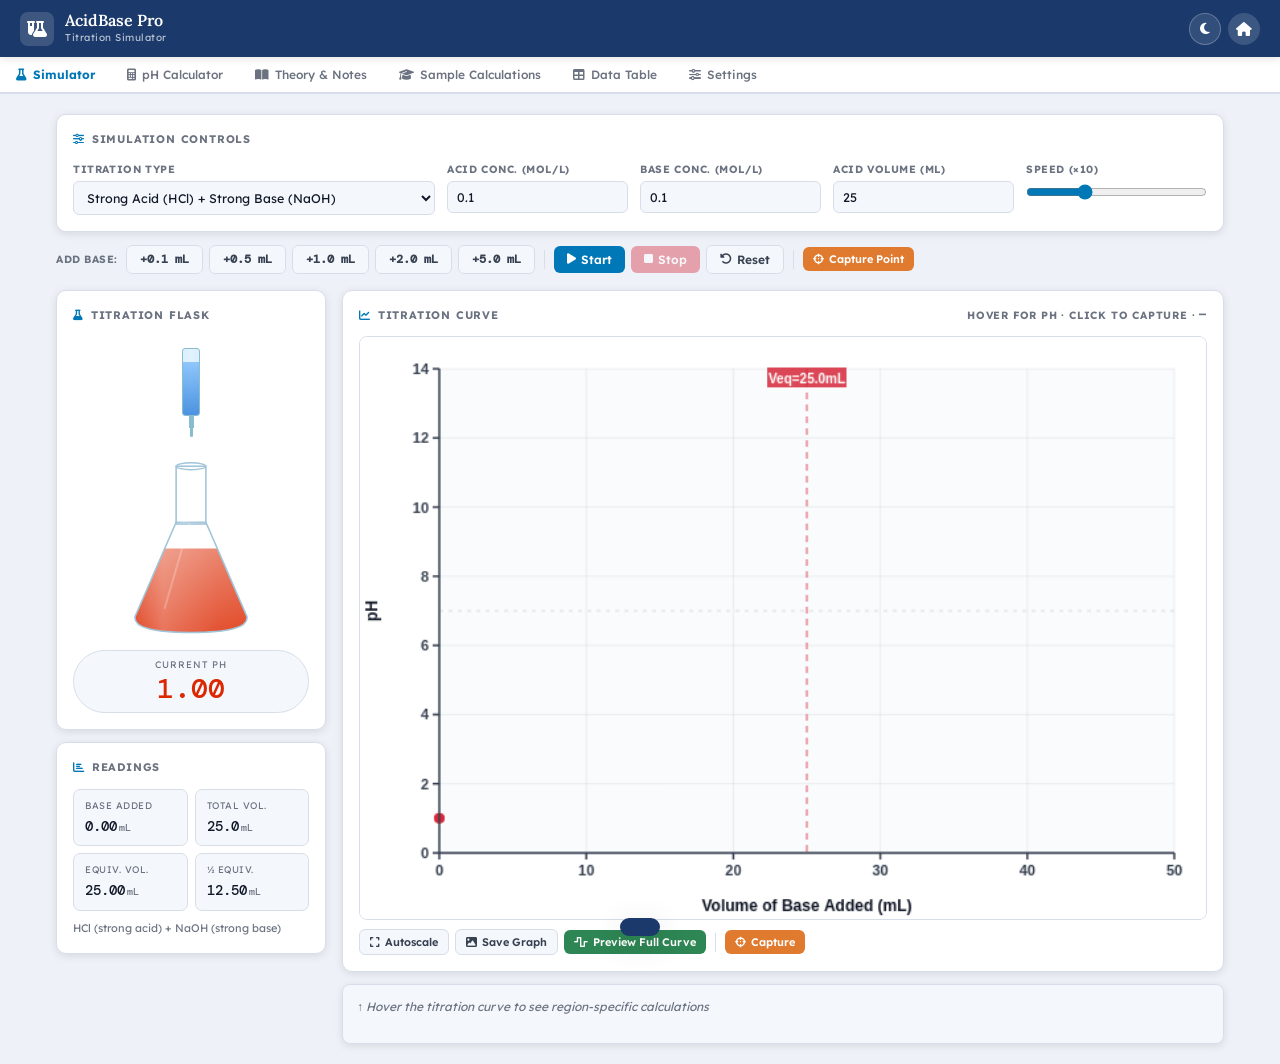
<file: index.html>
<!DOCTYPE html>
<html lang="en" data-theme="light">
<head>
<meta charset="UTF-8">
<meta name="viewport" content="width=device-width, initial-scale=1.0">
<title>AcidBase Pro — Titration Curves</title>
<link rel="preconnect" href="https://fonts.googleapis.com">
<link href="https://fonts.googleapis.com/css2?family=Lexend:wght@300;400;500;600;700&family=DM+Mono:ital,wght@0,400;0,500&family=Lora:ital,wght@0,600;1,500&display=swap" rel="stylesheet">
<link rel="stylesheet" href="https://cdnjs.cloudflare.com/ajax/libs/font-awesome/6.4.0/css/all.min.css">
<style>
:root{
  --bg:#EEF2F8;--surface:#fff;--s2:#F4F7FC;--border:#D8DEE9;
  --primary:#1B3A6B;--accent:#0077B6;--a2:#00B4AA;
  --danger:#D62839;--warn:#E07A2F;--ok:#2D8653;
  --tx:#111827;--tx2:#374151;--tx3:#6B7280;
  --sh:0 2px 8px rgba(0,0,0,.10);--shl:0 8px 32px rgba(0,0,0,.14);
  --r:10px;--mono:'DM Mono',monospace;--sans:'Lexend',sans-serif;--disp:'Lora',serif;
  --tr:.18s ease;
}
[data-theme="dark"]{
  --bg:#0B1120;--surface:#141E30;--s2:#1A2640;--border:#263347;
  --primary:#60A5FA;--accent:#38BDF8;--a2:#34D399;
  --tx:#F1F5F9;--tx2:#CBD5E1;--tx3:#64748B;
  --sh:0 2px 8px rgba(0,0,0,.45);--shl:0 8px 32px rgba(0,0,0,.6);
}
*,*::before,*::after{box-sizing:border-box;margin:0;padding:0}
body{font-family:var(--sans);background:var(--bg);color:var(--tx);min-height:100vh;font-size:14px;line-height:1.6;transition:background var(--tr),color var(--tr)}
.app-header{background:var(--primary);color:#fff;padding:11px 20px;display:flex;align-items:center;justify-content:space-between;box-shadow:var(--sh);position:sticky;top:0;z-index:200;transition:background var(--tr)}
.header-brand{display:flex;align-items:center;gap:11px}
.brand-icon{width:34px;height:34px;background:rgba(255,255,255,.15);border-radius:8px;display:flex;align-items:center;justify-content:center;font-size:16px}
.brand-text h1{font-family:var(--disp);font-size:16px;font-weight:600;line-height:1.2}
.brand-text p{font-size:10px;opacity:.7;letter-spacing:.5px}
.header-actions{display:flex;align-items:center;gap:7px}
.icon-btn{width:32px;height:32px;border-radius:50%;border:1px solid rgba(255,255,255,.25);background:rgba(255,255,255,.1);color:#fff;cursor:pointer;display:flex;align-items:center;justify-content:center;font-size:13px;transition:background var(--tr)}
.icon-btn:hover{background:rgba(255,255,255,.22)}
.home-link{display:flex;align-items:center;justify-content:center;width:32px;height:32px;border-radius:50%;background:rgba(255,255,255,.15);color:#fff;text-decoration:none;font-size:14px;transition:background var(--tr)}
.home-link:hover{background:rgba(255,255,255,.28)}
.tab-nav{background:var(--surface);border-bottom:2px solid var(--border);display:flex;overflow-x:auto;scrollbar-width:none;transition:background var(--tr),border-color var(--tr)}
.tab-nav::-webkit-scrollbar{display:none}
.tab-btn{padding:10px 16px;border:none;background:transparent;color:var(--tx3);font-family:var(--sans);font-size:12px;font-weight:500;cursor:pointer;white-space:nowrap;border-bottom:2.5px solid transparent;margin-bottom:-2px;display:flex;align-items:center;gap:6px;transition:all var(--tr)}
.tab-btn:hover{color:var(--tx);background:var(--s2)}
.tab-btn.active{color:var(--accent);border-bottom-color:var(--accent);font-weight:700}
.main{max-width:1200px;margin:0 auto;padding:20px 16px}
.tab-panel{display:none}.tab-panel.active{display:block}
.card{background:var(--surface);border-radius:var(--r);box-shadow:var(--sh);padding:16px;border:1px solid var(--border);transition:background var(--tr),border-color var(--tr)}
.card-hd{font-size:11px;font-weight:700;text-transform:uppercase;letter-spacing:.8px;color:var(--tx3);margin-bottom:12px;display:flex;align-items:center;gap:7px}
.card-hd i{color:var(--accent)}
.row2{display:grid;grid-template-columns:1fr 1fr;gap:14px}
@media(max-width:640px){.row2{grid-template-columns:1fr}}
.ctrl label{display:block;font-size:10.5px;font-weight:700;text-transform:uppercase;letter-spacing:.6px;color:var(--tx3);margin-bottom:3px}
.ctrl select,.ctrl input[type="number"]{width:100%;padding:7px 9px;border:1px solid var(--border);border-radius:6px;background:var(--s2);color:var(--tx);font-family:var(--sans);font-size:12.5px;transition:border-color var(--tr),background var(--tr)}
.ctrl select:focus,.ctrl input:focus{outline:none;border-color:var(--accent)}
.ctrl input[type="range"]{width:100%;accent-color:var(--accent);margin-top:3px}
.btn{padding:6px 13px;border:none;border-radius:6px;font-family:var(--sans);font-size:12px;font-weight:600;cursor:pointer;display:inline-flex;align-items:center;gap:5px;transition:all var(--tr);white-space:nowrap}
.btn:disabled{opacity:.4;cursor:not-allowed}
.btn-primary{background:var(--accent);color:#fff}.btn-primary:hover:not(:disabled){filter:brightness(1.12)}
.btn-danger{background:var(--danger);color:#fff}.btn-danger:hover:not(:disabled){filter:brightness(1.12)}
.btn-neutral{background:var(--s2);color:var(--tx2);border:1px solid var(--border)}.btn-neutral:hover:not(:disabled){background:var(--border)}
.btn-success{background:var(--ok);color:#fff}.btn-success:hover:not(:disabled){filter:brightness(1.1)}
.btn-warn{background:var(--warn);color:#fff}.btn-warn:hover:not(:disabled){filter:brightness(1.1)}
.btn-add{background:var(--s2);color:var(--tx2);border:1px solid var(--border);font-family:var(--mono);font-size:11.5px}
.btn-add:hover:not(:disabled){background:var(--accent);color:#fff;border-color:var(--accent)}
.btn-sm{padding:5px 10px;font-size:11px}
.add-row{display:flex;flex-wrap:wrap;gap:6px;margin-bottom:16px;align-items:center}
.add-row-lbl{font-size:10.5px;font-weight:700;text-transform:uppercase;letter-spacing:.5px;color:var(--tx3);margin-right:2px}
.vsep{width:1px;height:20px;background:var(--border);margin:0 3px}
.sim-grid{display:grid;grid-template-columns:270px 1fr;gap:16px}
@media(max-width:740px){.sim-grid{grid-template-columns:1fr}}
.flask-col{display:flex;flex-direction:column;gap:12px}
.flask-visual-wrap{display:flex;flex-direction:column;align-items:center;padding:12px 0 6px}
.burette-assy{display:flex;flex-direction:column;align-items:center}
.b-body{width:18px;height:68px;background:linear-gradient(90deg,rgba(140,200,240,.3)0%,rgba(210,235,255,.65)45%,rgba(140,200,240,.3)100%);border:1.5px solid #88BDD0;border-radius:3px;position:relative;overflow:hidden}
.b-liquid{position:absolute;bottom:0;width:100%;background:linear-gradient(180deg,rgba(90,170,250,.6),rgba(50,130,220,.85));transition:height .3s}
.b-tip{width:5px;height:12px;background:#88BDD0;margin:0 auto}
.b-nozzle{width:3px;height:9px;background:#88BDD0;margin:0 auto;border-radius:0 0 2px 2px}
.drop-zone{width:6px;height:24px;margin:0 auto;display:flex;align-items:flex-start;justify-content:center}
.drop{width:7px;height:8px;background:radial-gradient(circle at 30% 30%,rgba(155,210,255,.9),rgba(50,140,230,.95));border-radius:50% 50% 50% 50%/40% 40% 60% 60%;animation:dropFall .85s ease-in infinite;display:none}
@keyframes dropFall{0%{transform:translateY(0) scale(1);opacity:1}100%{transform:translateY(22px) scale(.5);opacity:0}}
.flask-svg-wrap{width:140px;height:175px}
.flask-svg-wrap svg{width:100%;height:100%;overflow:visible}
.ph-badge{text-align:center;background:var(--s2);border:1.5px solid var(--border);border-radius:50px;padding:6px 18px;margin-top:8px}
.ph-label{font-size:9.5px;text-transform:uppercase;letter-spacing:1px;color:var(--tx3)}
.ph-value{font-family:var(--mono);font-size:28px;font-weight:500;line-height:1.2;transition:color .4s}
.stats-grid{display:grid;grid-template-columns:1fr 1fr;gap:7px}
.stat{background:var(--s2);border-radius:7px;padding:8px 11px;border:1px solid var(--border)}
.stat-lbl{font-size:9.5px;text-transform:uppercase;letter-spacing:.5px;color:var(--tx3);margin-bottom:2px}
.stat-val{font-family:var(--mono);font-size:14px;color:var(--tx);font-weight:500}
.stat-unit{font-size:9.5px;color:var(--tx3);margin-left:2px}
.eq-banner{background:linear-gradient(135deg,rgba(45,134,83,.15),rgba(45,134,83,.28));border:1px solid var(--ok);border-radius:7px;padding:8px 12px;color:var(--ok);font-size:11.5px;font-weight:700;display:none;align-items:center;gap:6px;margin-top:8px}
.graph-col{display:flex;flex-direction:column;gap:12px}
.canvas-wrap{position:relative;width:100%;border-radius:8px;border:1px solid var(--border);overflow:hidden;line-height:0}
#main-canvas{display:block;width:100%;height:auto;cursor:crosshair;position:relative;z-index:1}
#ov-canvas{position:absolute;top:0;left:0;width:100%;height:100%;pointer-events:none;z-index:2}
.graph-toolbar{display:flex;gap:6px;flex-wrap:wrap;align-items:center}
.region-exp{background:var(--s2);border:1px solid var(--border);border-radius:8px;padding:12px 14px;min-height:60px;font-size:12.5px;transition:all .2s}
.reg-title{font-weight:700;color:var(--accent);font-size:13px;margin-bottom:3px;display:flex;align-items:center;gap:8px}
.reg-formula{font-family:var(--mono);font-size:11px;color:var(--tx2);background:var(--surface);padding:6px 10px;border-radius:5px;margin:5px 0;border-left:3px solid var(--accent);line-height:1.6;white-space:pre-wrap}
.reg-calc{color:var(--tx3);font-size:11.5px;line-height:1.8;white-space:pre-wrap;font-family:var(--mono)}
.badge{display:inline-flex;padding:2px 8px;border-radius:20px;font-size:10px;font-weight:700;text-transform:uppercase;letter-spacing:.4px}
.tag-init{background:rgba(214,40,57,.12);color:var(--danger)}
.tag-buf{background:rgba(224,122,47,.12);color:var(--warn)}
.tag-half{background:rgba(0,119,182,.12);color:var(--accent)}
.tag-eq{background:rgba(45,134,83,.12);color:var(--ok)}
.tag-after{background:rgba(124,58,237,.12);color:#7C3AED}
.calc-layout{display:grid;grid-template-columns:1fr 1.6fr;gap:16px}
@media(max-width:680px){.calc-layout{grid-template-columns:1fr}}
.fg{margin-bottom:12px}
.fg label{display:block;font-size:12px;font-weight:600;color:var(--tx2);margin-bottom:3px}
.fg input,.fg select{width:100%;padding:8px 10px;border:1px solid var(--border);border-radius:7px;background:var(--s2);color:var(--tx);font-family:var(--sans);font-size:12.5px;transition:border-color var(--tr)}
.fg input:focus,.fg select:focus{outline:none;border-color:var(--accent)}
.calc-result{background:var(--s2);border-radius:9px;padding:16px;border:1px solid var(--border);min-height:300px}
.calc-ph-big{font-family:var(--mono);font-size:40px;font-weight:500;text-align:center;padding:12px;background:var(--surface);border-radius:9px;margin-bottom:12px;border:2px solid var(--border);letter-spacing:1px}
.step-list{list-style:none;padding:0}
.step-li{padding:8px 0;border-bottom:1px solid var(--border);font-size:12px;line-height:1.7}
.step-li:last-child{border-bottom:none}
.step-hd{display:flex;gap:7px;align-items:flex-start;margin-bottom:2px}
.step-num{display:inline-flex;width:18px;height:18px;background:var(--accent);color:#fff;border-radius:50%;align-items:center;justify-content:center;font-size:9px;font-weight:700;flex-shrink:0;margin-top:2px}
.step-txt{color:var(--tx2)}
.eq-block{font-family:var(--mono);background:var(--surface);border:1px solid var(--border);border-left:3px solid var(--accent);padding:6px 10px;border-radius:5px;font-size:11px;color:var(--tx);margin-top:3px;white-space:pre-wrap;line-height:1.5}
.calc-empty{color:var(--tx3);font-size:13px;text-align:center;padding:36px 20px}
.region-tag{display:inline-block;padding:2px 9px;border-radius:20px;font-size:10px;font-weight:700;text-transform:uppercase;letter-spacing:.4px;margin-bottom:7px}
.theory-wrap{display:grid;grid-template-columns:200px 1fr;gap:20px}
@media(max-width:620px){.theory-wrap{grid-template-columns:1fr}}
.theory-toc{position:sticky;top:72px;height:fit-content}
.toc-list{list-style:none}
.toc-list a{display:block;padding:6px 10px;color:var(--tx2);text-decoration:none;border-radius:5px;font-size:12px;border-left:2px solid transparent;transition:all var(--tr)}
.toc-list a:hover{background:var(--s2);color:var(--accent);border-left-color:var(--accent)}
.theory-body h2{font-family:var(--disp);font-size:19px;color:var(--primary);margin:24px 0 8px;padding-bottom:6px;border-bottom:2px solid var(--border)}
.theory-body h3{font-size:14px;font-weight:700;color:var(--tx);margin:16px 0 5px}
.theory-body p{color:var(--tx2);margin-bottom:10px;font-size:13px;line-height:1.8}
.theory-body ul,.theory-body ol{color:var(--tx2);margin:6px 0 10px 18px;font-size:13px;line-height:1.8}
.eq-box{background:linear-gradient(135deg,var(--s2),var(--surface));border:1px solid var(--border);border-left:4px solid var(--accent);padding:12px 16px;border-radius:8px;margin:10px 0}
.eq-box .eq-lbl{font-size:9.5px;text-transform:uppercase;letter-spacing:.8px;color:var(--tx3);margin-bottom:4px;font-weight:700}
.eq-box .eq-val{font-family:var(--mono);font-size:13px;color:var(--tx);line-height:1.7}
.tbl{width:100%;border-collapse:collapse;margin:10px 0;font-size:12px}
.tbl th{background:var(--s2);padding:8px 11px;text-align:left;font-size:10px;text-transform:uppercase;letter-spacing:.5px;color:var(--tx3);border-bottom:2px solid var(--border);font-weight:700}
.tbl td{padding:8px 11px;border-bottom:1px solid var(--border);color:var(--tx2)}
.tbl tr:hover td{background:var(--s2)}
.info-hl{background:linear-gradient(135deg,rgba(0,119,182,.07),rgba(0,180,170,.07));border:1px solid rgba(0,119,182,.17);border-radius:8px;padding:12px 15px;margin:10px 0;font-size:13px;color:var(--tx2)}
.sc-type-tabs{display:flex;gap:4px;margin-bottom:16px;background:var(--s2);border-radius:8px;padding:4px}
.sc-tab{flex:1;padding:7px 10px;border:none;border-radius:6px;background:transparent;color:var(--tx3);font-family:var(--sans);font-size:11.5px;font-weight:600;cursor:pointer;transition:all var(--tr)}
.sc-tab.active{background:var(--surface);color:var(--accent);box-shadow:var(--sh)}
.sc-section{display:none}.sc-section.active{display:block}
.reg-card{background:var(--surface);border:1px solid var(--border);border-radius:var(--r);margin-bottom:11px;overflow:hidden}
.reg-card-hd{background:var(--s2);padding:10px 14px;display:flex;align-items:center;justify-content:space-between;cursor:pointer;border-bottom:1px solid var(--border);user-select:none;transition:background var(--tr)}
.reg-card-hd:hover{background:var(--border)}
.reg-card-hd h3{font-size:12.5px;font-weight:700;color:var(--tx);display:flex;align-items:center;gap:8px}
.reg-card-hd .ti{color:var(--tx3);transition:transform .2s;font-size:11px}
.reg-card-body{padding:14px;line-height:1.8;display:none}
.reg-card-body.open{display:block}
.reg-card-body p{color:var(--tx2);font-size:12.5px;margin-bottom:8px}
.worked{background:var(--s2);border-radius:8px;padding:12px;border:1px solid var(--border);margin-top:8px}
.worked-title{font-size:10px;text-transform:uppercase;letter-spacing:.8px;color:var(--tx3);margin-bottom:8px;font-weight:700}
.ws{display:flex;gap:8px;margin-bottom:8px;font-size:12.5px}
.ws-n{flex-shrink:0;width:18px;height:18px;border-radius:50%;background:var(--accent);color:#fff;display:flex;align-items:center;justify-content:center;font-size:9px;font-weight:700;margin-top:2px}
.ws-c{color:var(--tx2);line-height:1.6}
.ws-c .eq{display:block;font-family:var(--mono);font-size:11px;color:var(--tx);line-height:1.5;margin-top:2px;background:var(--surface);padding:4px 8px;border-radius:4px;border-left:2px solid var(--accent)}
.ans-box{background:linear-gradient(135deg,rgba(45,134,83,.1),rgba(45,134,83,.18));border:1px solid rgba(45,134,83,.3);border-radius:7px;padding:9px 13px;margin-top:9px;font-family:var(--mono);font-size:13.5px;color:var(--ok);font-weight:600;text-align:center}
.data-toolbar{display:flex;gap:7px;flex-wrap:wrap;margin-bottom:12px;align-items:center}
.data-wrap{overflow-x:auto;border-radius:8px;border:1px solid var(--border)}
.data-tbl{width:100%;border-collapse:collapse;font-size:12.5px}
.data-tbl th{background:var(--s2);padding:9px 14px;text-align:left;font-size:10px;text-transform:uppercase;letter-spacing:.5px;color:var(--tx3);font-weight:700;border-bottom:2px solid var(--border);white-space:nowrap}
.data-tbl td{padding:8px 14px;border-bottom:1px solid var(--border);color:var(--tx2)}
.data-tbl td.mn{font-family:var(--mono);font-size:12px}
.data-tbl tr:hover td{background:var(--s2)}
.data-tbl tr:last-child td{border-bottom:none}
.data-empty{text-align:center;padding:36px;color:var(--tx3);font-size:13px}
.ds-row{display:flex;gap:10px;flex-wrap:wrap;margin-bottom:12px}
.ds-item{background:var(--s2);border-radius:7px;padding:7px 13px;border:1px solid var(--border);font-size:11.5px;color:var(--tx2)}
.ds-item span{font-family:var(--mono);color:var(--accent);font-weight:600}
.stg-grid{display:grid;grid-template-columns:repeat(auto-fill,minmax(270px,1fr));gap:16px}
.stg-section h3{font-size:11.5px;font-weight:700;text-transform:uppercase;letter-spacing:.7px;color:var(--tx3);margin-bottom:11px;padding-bottom:6px;border-bottom:1px solid var(--border);display:flex;align-items:center;gap:6px}
.stg-section h3 i{color:var(--accent);font-size:11px}
.stg-item{margin-bottom:11px}
.stg-item>label{display:flex;align-items:center;justify-content:space-between;font-size:12.5px;color:var(--tx2);cursor:pointer}
.stg-item input[type="number"],.stg-item select{width:100%;margin-top:4px;padding:7px 9px;border:1px solid var(--border);border-radius:6px;background:var(--s2);color:var(--tx);font-family:var(--sans);font-size:12.5px}
.ax-row{display:grid;grid-template-columns:1fr 1fr;gap:8px}
.ax-row .stg-item{margin-bottom:0}
.tog{position:relative;width:38px;height:21px;flex-shrink:0}
.tog input{opacity:0;width:0;height:0;position:absolute}
.tog-sl{position:absolute;inset:0;background:var(--border);border-radius:21px;cursor:pointer;transition:background .2s}
.tog-sl::before{content:'';position:absolute;width:15px;height:15px;left:3px;top:3px;background:#fff;border-radius:50%;transition:transform .2s}
.tog input:checked+.tog-sl{background:var(--accent)}
.tog input:checked+.tog-sl::before{transform:translateX(17px)}
.toast{position:fixed;bottom:24px;left:50%;transform:translateX(-50%) translateY(60px);background:var(--primary);color:#fff;padding:9px 20px;border-radius:50px;font-size:12px;font-weight:600;box-shadow:var(--shl);transition:transform .3s;z-index:9999}
[data-theme="dark"] .toast{background:var(--accent);color:var(--bg)}
.toast.show{transform:translateX(-50%) translateY(0)}
.sep{width:1px;height:19px;background:var(--border);margin:0 3px}
::-webkit-scrollbar{width:4px;height:4px}
::-webkit-scrollbar-thumb{background:var(--border);border-radius:3px}
</style>
</head>
<body>
<header class="app-header">
  <div class="header-brand">
    <div class="brand-icon"><i class="fa fa-flask-vial"></i></div>
    <div class="brand-text"><h1>AcidBase Pro</h1><p>Titration Simulator</p></div>
  </div>
  <div class="header-actions">
    <button class="icon-btn" id="theme-btn" title="Toggle dark/light mode"><i class="fa fa-moon" id="theme-icon"></i></button>
    <a href="https://www.learnwithcole.com" class="home-link" title="Dashboard"><i class="fas fa-home"></i></a>
  </div>
</header>
<nav class="tab-nav">
  <button class="tab-btn active" data-tab="sim"><i class="fa fa-flask"></i> Simulator</button>
  <button class="tab-btn" data-tab="calc"><i class="fa fa-calculator"></i> pH Calculator</button>
  <button class="tab-btn" data-tab="theory"><i class="fa fa-book-open"></i> Theory & Notes</button>
  <button class="tab-btn" data-tab="samplecalc"><i class="fa fa-graduation-cap"></i> Sample Calculations</button>
  <button class="tab-btn" data-tab="data"><i class="fa fa-table"></i> Data Table</button>
  <button class="tab-btn" data-tab="settings"><i class="fa fa-sliders"></i> Settings</button>
</nav>
<main class="main">

<!-- ══════════ SIMULATOR ══════════ -->
<section class="tab-panel active" id="tab-sim">
  <div class="card" style="margin-bottom:13px">
    <div class="card-hd"><i class="fa fa-sliders"></i> Simulation Controls</div>
    <div style="display:grid;grid-template-columns:2fr 1fr 1fr 1fr 1fr;gap:12px">
      <div class="ctrl"><label>Titration Type</label>
        <select id="tit-type">
          <option value="strongAcidStrongBase">Strong Acid (HCl) + Strong Base (NaOH)</option>
          <option value="weakAcidStrongBase">Weak Acid (CH₃COOH) + Strong Base (NaOH)</option>
          <option value="strongAcidWeakBase">Strong Acid (HCl) + Weak Base (NH₃)</option>
        </select></div>
      <div class="ctrl"><label>Acid Conc. (mol/L)</label><input type="number" id="acid-conc" min="0.01" max="2" step="0.01" value="0.1"></div>
      <div class="ctrl"><label>Base Conc. (mol/L)</label><input type="number" id="base-conc" min="0.01" max="2" step="0.01" value="0.1"></div>
      <div class="ctrl"><label>Acid Volume (mL)</label><input type="number" id="acid-vol" min="5" max="100" step="1" value="25"></div>
      <div class="ctrl"><label>Speed (×<span id="speed-val">10</span>)</label><input type="range" id="speed-range" min="1" max="30" value="10"></div>
    </div>
  </div>
  <div class="add-row">
    <span class="add-row-lbl">Add Base:</span>
    <button class="btn btn-add" id="add-01">+0.1 mL</button>
    <button class="btn btn-add" id="add-05">+0.5 mL</button>
    <button class="btn btn-add" id="add-1">+1.0 mL</button>
    <button class="btn btn-add" id="add-2">+2.0 mL</button>
    <button class="btn btn-add" id="add-5">+5.0 mL</button>
    <div class="sep"></div>
    <button class="btn btn-primary" id="btn-start"><i class="fa fa-play"></i> Start</button>
    <button class="btn btn-danger" id="btn-stop" disabled><i class="fa fa-stop"></i> Stop</button>
    <button class="btn btn-neutral" id="btn-reset"><i class="fa fa-rotate-left"></i> Reset</button>
    <div class="sep"></div>
    <button class="btn btn-warn btn-sm" id="btn-capture"><i class="fa fa-crosshairs"></i> Capture Point</button>
  </div>
  <div class="sim-grid">
    <div class="flask-col">
      <div class="card">
        <div class="card-hd"><i class="fa fa-flask"></i> Titration Flask</div>
        <div class="flask-visual-wrap">
          <div class="burette-assy">
            <div class="b-body"><div class="b-liquid" id="b-liquid" style="height:80%"></div></div>
            <div class="b-tip"></div><div class="b-nozzle"></div>
          </div>
          <div class="drop-zone"><div class="drop" id="drop"></div></div>
          <div class="flask-svg-wrap">
            <svg viewBox="0 0 160 200" fill="none" xmlns="http://www.w3.org/2000/svg">
              <defs>
                <clipPath id="flask-clip"><path d="M63,70 L16,178 Q14,196 80,196 Q146,196 144,178 L97,70 Z"/></clipPath>
                <linearGradient id="g-glass" x1="0%" y1="0%" x2="100%" y2="0%">
                  <stop offset="0%" stop-color="rgba(255,255,255,.04)"/>
                  <stop offset="25%" stop-color="rgba(255,255,255,.26)"/>
                  <stop offset="75%" stop-color="rgba(255,255,255,.07)"/>
                  <stop offset="100%" stop-color="rgba(255,255,255,.03)"/>
                </linearGradient>
                <linearGradient id="g-sol" x1="0%" y1="0%" x2="0%" y2="100%">
                  <stop offset="0%" id="sol-g0" stop-color="rgba(220,80,80,.65)"/>
                  <stop offset="100%" id="sol-g1" stop-color="rgba(200,50,50,.9)"/>
                </linearGradient>
              </defs>
              <g clip-path="url(#flask-clip)">
                <rect id="sol-fill" x="0" y="100" width="160" height="100" fill="url(#g-sol)"/>
                <ellipse id="ripple" cx="80" cy="175" rx="0" ry="0" fill="none" stroke="rgba(255,255,255,.4)" stroke-width="1.5" opacity="0"/>
              </g>
              <path d="M63,70 L16,178 Q14,196 80,196 Q146,196 144,178 L97,70 Z" stroke="#A0C4D8" stroke-width="1.8" fill="url(#g-glass)"/>
              <rect x="63" y="6" width="34" height="66" stroke="#A0C4D8" stroke-width="1.8" fill="url(#g-glass)"/>
              <ellipse cx="80" cy="6" rx="17" ry="4" stroke="#A0C4D8" stroke-width="1.5" fill="none"/>
              <path d="M78,72 L50,168" stroke="rgba(255,255,255,.22)" stroke-width="2.5" stroke-linecap="round"/>
            </svg>
          </div>
        </div>
        <div class="ph-badge">
          <div class="ph-label">Current pH</div>
          <div class="ph-value" id="ph-display" style="color:#D62839">1.00</div>
        </div>
      </div>
      <div class="card">
        <div class="card-hd"><i class="fa fa-chart-bar"></i> Readings</div>
        <div class="stats-grid">
          <div class="stat"><div class="stat-lbl">Base Added</div><div class="stat-val"><span id="base-added">0.0</span><span class="stat-unit">mL</span></div></div>
          <div class="stat"><div class="stat-lbl">Total Vol.</div><div class="stat-val"><span id="total-vol">25.0</span><span class="stat-unit">mL</span></div></div>
          <div class="stat"><div class="stat-lbl">Equiv. Vol.</div><div class="stat-val"><span id="eq-vol">25.0</span><span class="stat-unit">mL</span></div></div>
          <div class="stat"><div class="stat-lbl">½ Equiv.</div><div class="stat-val"><span id="half-eq-vol">12.5</span><span class="stat-unit">mL</span></div></div>
        </div>
        <div class="eq-banner" id="eq-banner"><i class="fa fa-circle-check"></i><span id="eq-msg">Equivalence point reached!</span></div>
        <div style="margin-top:9px;font-size:11px;color:var(--tx3)" id="sol-desc">HCl (strong acid) + NaOH (strong base)</div>
      </div>
    </div>
    <div class="graph-col">
      <div class="card">
        <div class="card-hd"><i class="fa fa-chart-line"></i> Titration Curve <span style="margin-left:auto;font-size:10.5px;color:var(--tx3)">Hover for pH · Click to capture · <span id="hover-readout" style="font-family:var(--mono)">—</span></span></div>
        <div class="canvas-wrap">
          <canvas id="main-canvas" width="640" height="440"></canvas>
          <canvas id="ov-canvas" width="640" height="440"></canvas>
        </div>
        <div class="graph-toolbar" style="margin-top:9px">
          <button class="btn btn-neutral btn-sm" id="btn-autoscale"><i class="fa fa-expand"></i> Autoscale</button>
          <button class="btn btn-neutral btn-sm" id="btn-export-graph"><i class="fa fa-image"></i> Save Graph</button>
          <button class="btn btn-success btn-sm" id="btn-fullcurve"><i class="fa fa-wave-square"></i> Preview Full Curve</button>
          <div class="sep"></div>
          <button class="btn btn-warn btn-sm" id="btn-capture2"><i class="fa fa-crosshairs"></i> Capture</button>
        </div>
      </div>
      <div class="card region-exp" id="region-exp">
        <div style="color:var(--tx3);font-size:12px;font-style:italic">↑ Hover the titration curve to see region-specific calculations</div>
      </div>
    </div>
  </div>
</section>

<!-- ══════════ pH CALCULATOR ══════════ -->
<section class="tab-panel" id="tab-calc">
  <div style="margin-bottom:14px"><h2 style="font-family:var(--disp);font-size:19px;color:var(--primary);margin-bottom:3px">pH Calculator</h2><p style="color:var(--tx3);font-size:12.5px">Complete step-by-step pH calculation for any point on any titration curve.</p></div>
  <div class="calc-layout">
    <div class="card">
      <div class="card-hd"><i class="fa fa-sliders"></i> Parameters</div>
      <div class="fg"><label>Titration Type</label><select id="c-type"><option value="strongAcidStrongBase">Strong Acid (HCl) + Strong Base (NaOH)</option><option value="weakAcidStrongBase">Weak Acid (CH₃COOH) + Strong Base (NaOH)</option><option value="strongAcidWeakBase">Strong Acid (HCl) + Weak Base (NH₃)</option></select></div>
      <div class="row2"><div class="fg"><label>Acid Conc. (mol/L)</label><input type="number" id="c-ca" value="0.1" min="0.001" max="10" step="0.001"></div><div class="fg"><label>Acid Volume (mL)</label><input type="number" id="c-va" value="25" min="1" max="500" step="0.1"></div></div>
      <div class="row2"><div class="fg"><label>Base Conc. (mol/L)</label><input type="number" id="c-cb" value="0.1" min="0.001" max="10" step="0.001"></div><div class="fg"><label>Base Volume Added (mL)</label><input type="number" id="c-vb" value="0" min="0" max="500" step="0.1"></div></div>
      <button class="btn btn-primary" style="width:100%;padding:10px;margin-top:4px" id="btn-calc"><i class="fa fa-calculator"></i> Calculate pH</button>
      <div style="margin-top:12px;font-size:11.5px;color:var(--tx3);background:var(--s2);border-radius:7px;padding:9px 12px;border:1px solid var(--border);line-height:1.8">
        <strong style="color:var(--tx2)">Constants used:</strong><br>
        Kₐ(CH₃COOH) = 1.8×10⁻⁵ | pKₐ = 4.745<br>
        Kb(NH₃) = 1.8×10⁻⁵ | pKb = 4.745<br>
        Ka(NH₄⁺) = Kw/Kb = 5.56×10⁻¹⁰ | pKa = 9.255<br>
        Kw = 1.0×10⁻¹⁴ at 25°C
      </div>
    </div>
    <div class="card"><div class="card-hd"><i class="fa fa-list-check"></i> Step-by-Step Solution</div>
      <div class="calc-result" id="calc-result"><div class="calc-empty"><i class="fa fa-calculator" style="font-size:26px;display:block;margin-bottom:9px;opacity:.3"></i>Enter values and click <strong>Calculate pH</strong></div></div>
    </div>
  </div>
</section>

<!-- ══════════ THEORY ══════════ -->
<section class="tab-panel" id="tab-theory">
  <div class="theory-wrap">
    <aside class="theory-toc card"><div class="card-hd"><i class="fa fa-list"></i> Contents</div>
      <ul class="toc-list">
        <li><a href="#t1">1. What is Titration?</a></li><li><a href="#t2">2. Acid-Base Theory</a></li>
        <li><a href="#t3">3. Strong vs Weak</a></li><li><a href="#t4">4. Titration Curve</a></li>
        <li><a href="#t5">5. Henderson-Hasselbalch</a></li><li><a href="#t6">6. Buffer Solutions</a></li>
        <li><a href="#t7">7. Equivalence Point</a></li><li><a href="#t8">8. Indicators</a></li>
        <li><a href="#t9">9. Key Formulas</a></li>
      </ul>
    </aside>
    <div class="theory-body">
      <h2 id="t1">What is Titration?</h2>
      <p>A <strong>titration</strong> is a quantitative analytical technique used to determine the unknown concentration of a solution (the <em>analyte</em>) by reacting it with a standard solution of precisely known concentration (the <em>titrant</em>), delivered from a graduated glass cylinder called a <strong>burette</strong>.</p>
      <p>In an acid-base titration, the acid and base react until the stoichiometric <strong>equivalence point</strong> is reached — the point at which the moles of titrant exactly equal the moles of analyte. An indicator or pH electrode identifies this endpoint.</p>
      <div class="info-hl"><strong>Key Principle:</strong> At the equivalence point, moles of acid = moles of base (for a 1:1 reaction).<br><code style="font-family:var(--mono)">n<sub>acid</sub> = C<sub>acid</sub>×V<sub>acid</sub> = C<sub>base</sub>×V<sub>base</sub> = n<sub>base</sub></code></div>
      <h2 id="t2">Acid-Base Chemistry (Brønsted-Lowry)</h2>
      <p>According to the <strong>Brønsted-Lowry theory</strong>, an acid is a proton (H⁺) donor and a base is a proton acceptor. Every acid has a conjugate base and every base has a conjugate acid.</p>
      <p>For any acid HA dissociating: <code style="font-family:var(--mono)">HA + H₂O ⇌ H₃O⁺ + A⁻</code></p>
      <div class="eq-box"><div class="eq-lbl">Acid Dissociation Constant</div><div class="eq-val">Ka = [H₃O⁺][A⁻] / [HA]     pKa = −log₁₀(Ka)
Kw = [H⁺][OH⁻] = 1.0×10⁻¹⁴ (at 25°C)
Ka × Kb = Kw   (conjugate pair)     pKa + pKb = 14</div></div>
      <h2 id="t3">Strong vs Weak Acids and Bases</h2>
      <h3>Strong Acids and Bases</h3>
      <p>Strong acids (HCl, HNO₃, H₂SO₄) and strong bases (NaOH, KOH) dissociate <em>completely</em> in water. For HCl: [H⁺] = C<sub>HCl</sub> directly. For NaOH: [OH⁻] = C<sub>NaOH</sub> directly.</p>
      <h3>Weak Acids and Bases</h3>
      <p>Weak acids (CH₃COOH, Ka = 1.8×10⁻⁵) and weak bases (NH₃, Kb = 1.8×10⁻⁵) only partially dissociate. Their degree of dissociation depends on Ka/Kb and concentration.</p>
      <div class="eq-box"><div class="eq-lbl">Initial pH of a Weak Acid (simplified, valid when Ka ≪ Ca)</div><div class="eq-val">[H⁺] ≈ √(Ka × Ca)
pH = ½(pKa − log Ca)</div></div>
      <h2 id="t4">The Titration Curve</h2>
      <table class="tbl"><tr><th>System</th><th>Initial pH</th><th>Equiv. pH</th><th>Curve Feature</th></tr>
        <tr><td>Strong acid + Strong base</td><td>~1 (0.1M HCl)</td><td>7.00</td><td>Sharp S-curve; steep inflection at equivalence</td></tr>
        <tr><td>Weak acid + Strong base</td><td>~2.87 (0.1M CH₃COOH)</td><td>&gt;7 (~8.72)</td><td>Buffer plateau; gradual rise; inflection above 7</td></tr>
        <tr><td>Strong acid + Weak base</td><td>~1</td><td>&lt;7 (~5.28)</td><td>Sharp initially; buffer plateau after equivalence</td></tr></table>
      <h2 id="t5">Henderson-Hasselbalch Equation</h2>
      <div class="eq-box"><div class="eq-lbl">Henderson-Hasselbalch</div><div class="eq-val">pH = pKa + log₁₀([A⁻] / [HA])

[A⁻] = conjugate base concentration (or moles, same V)
[HA] = weak acid remaining
pKa = −log₁₀(Ka)</div></div>
      <p>Since volume is equal for both species in the same flask, <strong>moles</strong> can be used directly in the ratio: pH = pKa + log(n<sub>A⁻</sub>/n<sub>HA</sub>).</p>
      <h2 id="t6">Buffer Solutions</h2>
      <p>A buffer resists pH change upon addition of small amounts of acid or base. It consists of a weak acid and its conjugate base in comparable concentrations. Maximum buffering capacity occurs when [A⁻] = [HA], i.e., at the <strong>half-equivalence point</strong> where pH = pKa.</p>
      <div class="info-hl"><strong>Buffer Range:</strong> Effective within ±1 pH unit of pKa. For acetic acid: pH 3.74 – 5.74</div>
      <h2 id="t7">The Equivalence Point</h2>
      <ul>
        <li><strong>Strong acid + Strong base →</strong> NaCl (neutral salt); pH = 7.00</li>
        <li><strong>Weak acid + Strong base →</strong> CH₃COONa (alkaline salt); pH &gt; 7 (acetate hydrolyses)</li>
        <li><strong>Strong acid + Weak base →</strong> NH₄Cl (acidic salt); pH &lt; 7 (ammonium hydrolyses)</li>
      </ul>
      <div class="eq-box"><div class="eq-lbl">Equivalence Point pH via Hydrolysis</div><div class="eq-val">Weak acid + Strong base:  [OH⁻] = √(Kb(A⁻) × cA⁻)  where Kb = Kw/Ka
Strong acid + Weak base:  [H⁺]  = √(Ka(BH⁺) × cBH⁺) where Ka = Kw/Kb</div></div>
      <h2 id="t8">Indicators</h2>
      <table class="tbl"><tr><th>Indicator</th><th>pH Range</th><th>Colour Change</th><th>Best for</th></tr>
        <tr><td>Methyl orange</td><td>3.1 – 4.4</td><td>Red → Yellow</td><td>Strong acid + Strong/weak base</td></tr>
        <tr><td>Methyl red</td><td>4.4 – 6.2</td><td>Red → Yellow</td><td>Strong acid + Strong base</td></tr>
        <tr><td>Bromothymol blue</td><td>6.0 – 7.6</td><td>Yellow → Blue</td><td>Strong acid + Strong base (precise)</td></tr>
        <tr><td>Phenolphthalein</td><td>8.2 – 10.0</td><td>Colourless → Pink</td><td>Weak acid + Strong base</td></tr>
        <tr><td>Thymol blue</td><td>8.0 – 9.6</td><td>Yellow → Blue</td><td>Weak acid + Strong base</td></tr></table>
      <h2 id="t9">Key Formulas Quick Reference</h2>
      <div class="eq-box"><div class="eq-lbl">Essential Equations</div><div class="eq-val">pH = −log[H⁺]         pOH = −log[OH⁻]         pH + pOH = 14 (25°C)

Strong acid:    [H⁺] = Cacid
Strong base:    [OH⁻] = Cbase

Weak acid initial:    [H⁺] = √(Ka×Ca),   pH = ½(pKa−logCa)
Weak base initial:    [OH⁻] = √(Kb×Cb),  pOH = ½(pKb−logCb)

Buffer (H-H):   pH = pKa + log([A⁻]/[HA])
Half-equiv pt:  pH = pKa  (when [A⁻] = [HA])

Equivalence (HA+NaOH):  [OH⁻] = √(Kw/Ka × cA⁻)  → pH = 14+log[OH⁻]
Equivalence (HCl+NH₃):  [H⁺]  = √(Kw/Kb × cBH⁺) → pH = −log[H⁺]

After equiv (excess NaOH):  pH = 14 + log[OH⁻]excess
After equiv (excess HCl):   pH = −log[H⁺]excess</div></div>
    </div>
  </div>
</section>
<!-- ══════════ SAMPLE CALCULATIONS ══════════ -->
<section class="tab-panel" id="tab-samplecalc">
  <div style="margin-bottom:14px"><h2 style="font-family:var(--disp);font-size:19px;color:var(--primary);margin-bottom:3px">Sample Calculations</h2><p style="color:var(--tx3);font-size:12.5px">Fully worked examples for every region of each titration curve. Default: Ca = Cb = 0.1 mol/L, Va = 25.0 mL → Veq = 25.0 mL.</p></div>
  <div class="sc-type-tabs">
    <button class="sc-tab active" data-sc="sc1">Strong Acid + Strong Base</button>
    <button class="sc-tab" data-sc="sc2">Weak Acid + Strong Base</button>
    <button class="sc-tab" data-sc="sc3">Strong Acid + Weak Base</button>
  </div>

  <div class="sc-section active" id="sc1">
    <p style="color:var(--tx2);font-size:12.5px;margin-bottom:12px">Reaction: <strong>HCl(aq) + NaOH(aq) → NaCl(aq) + H₂O(l)</strong> | Strong acid, complete dissociation, no buffer region</p>
    <div class="reg-card"><div class="reg-card-hd" onclick="toggleCard(this)"><h3><span class="badge tag-init">Region 1</span> Initial pH (Vb = 0 mL)</h3><i class="fa fa-chevron-down ti"></i></div>
      <div class="reg-card-body"><p>No base added — pure strong acid. HCl dissociates 100%, so [H⁺] = Cacid directly.</p>
        <div class="worked"><div class="worked-title">Worked Example — 0.1 mol/L HCl, 25 mL</div>
          <div class="ws"><div class="ws-n">1</div><div class="ws-c">HCl → H⁺ + Cl⁻ (complete dissociation)<br><span class="eq">[H⁺] = 0.1 mol/L</span></div></div>
          <div class="ws"><div class="ws-n">2</div><div class="ws-c"><span class="eq">pH = −log(0.1) = −log(10⁻¹) = 1.00</span></div></div>
          <div class="ans-box">pH = 1.00</div></div></div></div>

    <div class="reg-card"><div class="reg-card-hd" onclick="toggleCard(this)"><h3><span class="badge tag-buf">Region 2</span> Before Equivalence — Excess HCl (Vb = 10.0 mL)</h3><i class="fa fa-chevron-down ti"></i></div>
      <div class="reg-card-body"><p>NaOH is added but HCl remains in excess. The unreacted H⁺ determines pH.</p>
        <div class="worked"><div class="worked-title">Worked Example — 10.0 mL NaOH added</div>
          <div class="ws"><div class="ws-n">1</div><div class="ws-c">Calculate moles:<span class="eq">n(HCl)  = 0.025 L × 0.1 mol/L = 2.50×10⁻³ mol
n(NaOH) = 0.010 L × 0.1 mol/L = 1.00×10⁻³ mol</span></div></div>
          <div class="ws"><div class="ws-n">2</div><div class="ws-c">Excess H⁺:<span class="eq">n(H⁺)excess = (2.50 − 1.00)×10⁻³ = 1.50×10⁻³ mol</span></div></div>
          <div class="ws"><div class="ws-n">3</div><div class="ws-c">Total volume:<span class="eq">V = 25.0 + 10.0 = 35.0 mL = 0.0350 L
[H⁺] = 1.50×10⁻³ / 0.0350 = 0.04286 mol/L</span></div></div>
          <div class="ws"><div class="ws-n">4</div><div class="ws-c"><span class="eq">pH = −log(0.04286) = 1.37</span></div></div>
          <div class="ans-box">pH = 1.37</div></div></div></div>

    <div class="reg-card"><div class="reg-card-hd" onclick="toggleCard(this)"><h3><span class="badge tag-eq">Region 3</span> Equivalence Point (Vb = 25.0 mL)</h3><i class="fa fa-chevron-down ti"></i></div>
      <div class="reg-card-body"><p>All HCl neutralised → NaCl(aq). NaCl is a neutral salt; neither Na⁺ nor Cl⁻ hydrolyse. Solution is essentially pure water.</p>
        <div class="worked"><div class="worked-title">Worked Example — 25.0 mL NaOH added</div>
          <div class="ws"><div class="ws-n">1</div><div class="ws-c">n(HCl) = n(NaOH) = 2.50×10⁻³ mol → complete neutralisation<span class="eq">HCl + NaOH → NaCl + H₂O</span></div></div>
          <div class="ws"><div class="ws-n">2</div><div class="ws-c">NaCl does not hydrolyse. [H⁺] = [OH⁻] = √Kw = 10⁻⁷<span class="eq">pH = 7.00</span></div></div>
          <div class="ans-box">pH = 7.00 (neutral)</div></div></div></div>

    <div class="reg-card"><div class="reg-card-hd" onclick="toggleCard(this)"><h3><span class="badge tag-after">Region 4</span> After Equivalence — Excess NaOH (Vb = 30.0 mL)</h3><i class="fa fa-chevron-down ti"></i></div>
      <div class="reg-card-body"><p>Excess NaOH dominates. The excess OH⁻ ions control pH.</p>
        <div class="worked"><div class="worked-title">Worked Example — 30.0 mL NaOH added</div>
          <div class="ws"><div class="ws-n">1</div><div class="ws-c"><span class="eq">n(OH⁻)excess = (3.00 − 2.50)×10⁻³ = 5.00×10⁻⁴ mol
[OH⁻] = 5.00×10⁻⁴ / 0.055 = 9.09×10⁻³ mol/L</span></div></div>
          <div class="ws"><div class="ws-n">2</div><div class="ws-c"><span class="eq">pOH = −log(9.09×10⁻³) = 2.04
pH  = 14 − 2.04 = 11.96</span></div></div>
          <div class="ans-box">pH = 11.96</div></div></div></div>
  </div>

  <div class="sc-section" id="sc2">
    <p style="color:var(--tx2);font-size:12.5px;margin-bottom:12px">Reaction: <strong>CH₃COOH + NaOH → CH₃COONa + H₂O</strong> | pKₐ = 4.745 | Ka = 1.8×10⁻⁵ | Equivalence point pH &gt; 7</p>
    <div class="reg-card"><div class="reg-card-hd" onclick="toggleCard(this)"><h3><span class="badge tag-init">Region 1</span> Initial pH — Pure Weak Acid (Vb = 0)</h3><i class="fa fa-chevron-down ti"></i></div>
      <div class="reg-card-body"><p>Acetic acid partially dissociates. Use ICE table with approximation Ka ≪ Ca.</p>
        <div class="worked"><div class="worked-title">Worked Example — 0.1 mol/L CH₃COOH, 25 mL</div>
          <div class="ws"><div class="ws-n">1</div><div class="ws-c">ICE table for CH₃COOH ⇌ H⁺ + CH₃COO⁻:<span class="eq">Ka = x²/(0.1 − x) ≈ x²/0.1 = 1.8×10⁻⁵
x² = 1.8×10⁻⁶</span></div></div>
          <div class="ws"><div class="ws-n">2</div><div class="ws-c"><span class="eq">[H⁺] = √(1.8×10⁻⁶) = 1.342×10⁻³ mol/L
pH = −log(1.342×10⁻³) = 2.87</span></div></div>
          <div class="ans-box">pH = 2.87</div></div></div></div>

    <div class="reg-card"><div class="reg-card-hd" onclick="toggleCard(this)"><h3><span class="badge tag-buf">Region 2</span> Buffer Region — Henderson-Hasselbalch (Vb = 10.0 mL)</h3><i class="fa fa-chevron-down ti"></i></div>
      <div class="reg-card-body"><p>NaOH converts CH₃COOH → CH₃COO⁻. Both weak acid and conjugate base coexist — classic buffer. Use Henderson-Hasselbalch.</p>
        <div class="worked"><div class="worked-title">Worked Example — 10.0 mL NaOH added</div>
          <div class="ws"><div class="ws-n">1</div><div class="ws-c"><span class="eq">n(CH₃COOH)initial = 0.025 × 0.1 = 2.50×10⁻³ mol
n(NaOH)           = 0.010 × 0.1 = 1.00×10⁻³ mol</span></div></div>
          <div class="ws"><div class="ws-n">2</div><div class="ws-c">After neutralisation:<span class="eq">n(CH₃COOH)remaining = (2.50 − 1.00)×10⁻³ = 1.50×10⁻³ mol
n(CH₃COO⁻)formed   = 1.00×10⁻³ mol</span></div></div>
          <div class="ws"><div class="ws-n">3</div><div class="ws-c">Henderson-Hasselbalch (moles, same volume):<span class="eq">pH = pKa + log(n(A⁻)/n(HA))
pH = 4.745 + log(1.00/1.50)
pH = 4.745 + log(0.6667)
pH = 4.745 − 0.176 = 4.57</span></div></div>
          <div class="ans-box">pH = 4.57</div></div></div></div>

    <div class="reg-card"><div class="reg-card-hd" onclick="toggleCard(this)"><h3><span class="badge tag-half">Region 3</span> Half-Equivalence Point (Vb = 12.5 mL)</h3><i class="fa fa-chevron-down ti"></i></div>
      <div class="reg-card-body"><p>Exactly half the acid is neutralised: n(A⁻) = n(HA). The ratio in H-H = 1. pH = pKa exactly.</p>
        <div class="worked"><div class="worked-title">Worked Example — 12.5 mL NaOH (= Veq/2)</div>
          <div class="ws"><div class="ws-n">1</div><div class="ws-c">n(NaOH) = 0.0125 × 0.1 = 1.25×10⁻³ mol = ½ × n(CH₃COOH)<br>∴ n(CH₃COO⁻) = n(CH₃COOH) = 1.25×10⁻³ mol</div></div>
          <div class="ws"><div class="ws-n">2</div><div class="ws-c"><span class="eq">pH = pKa + log(1.25×10⁻³ / 1.25×10⁻³)
pH = pKa + log(1) = pKa + 0 = 4.745</span></div></div>
          <div class="ws"><div class="ws-n">3</div><div class="ws-c">This is used to experimentally determine Ka: Ka = 10⁻ᵖᴴ at half-equiv. point.</div></div>
          <div class="ans-box">pH = pKa = 4.745 (Key landmark on the curve!)</div></div></div></div>

    <div class="reg-card"><div class="reg-card-hd" onclick="toggleCard(this)"><h3><span class="badge tag-eq">Region 4</span> Equivalence Point (Vb = 25.0 mL)</h3><i class="fa fa-chevron-down ti"></i></div>
      <div class="reg-card-body"><p>All acetic acid → sodium acetate. CH₃COO⁻ is the conjugate base of a weak acid — it hydrolyses to give a basic solution.</p>
        <div class="worked"><div class="worked-title">Worked Example — 25.0 mL NaOH added</div>
          <div class="ws"><div class="ws-n">1</div><div class="ws-c">n(CH₃COO⁻) = 2.50×10⁻³ mol in V = 50.0 mL<span class="eq">[CH₃COO⁻] = 2.50×10⁻³ / 0.050 = 0.050 mol/L</span></div></div>
          <div class="ws"><div class="ws-n">2</div><div class="ws-c">Hydrolysis: CH₃COO⁻ + H₂O ⇌ CH₃COOH + OH⁻<span class="eq">Kb(CH₃COO⁻) = Kw/Ka = 1.0×10⁻¹⁴ / 1.8×10⁻⁵ = 5.56×10⁻¹⁰</span></div></div>
          <div class="ws"><div class="ws-n">3</div><div class="ws-c"><span class="eq">[OH⁻] = √(Kb × c) = √(5.56×10⁻¹⁰ × 0.050)
       = √(2.78×10⁻¹¹) = 5.27×10⁻⁶ mol/L</span></div></div>
          <div class="ws"><div class="ws-n">4</div><div class="ws-c"><span class="eq">pOH = −log(5.27×10⁻⁶) = 5.278
pH  = 14 − 5.278 = 8.72</span></div></div>
          <div class="ans-box">pH = 8.72 (basic — weak acid + strong base equivalence is always &gt; 7)</div></div></div></div>

    <div class="reg-card"><div class="reg-card-hd" onclick="toggleCard(this)"><h3><span class="badge tag-after">Region 5</span> After Equivalence — Excess NaOH (Vb = 30.0 mL)</h3><i class="fa fa-chevron-down ti"></i></div>
      <div class="reg-card-body"><p>Excess NaOH dominates; acetate hydrolysis is negligible compared to strong base.</p>
        <div class="worked"><div class="worked-title">Worked Example — 30.0 mL NaOH added</div>
          <div class="ws"><div class="ws-n">1</div><div class="ws-c"><span class="eq">n(OH⁻)excess = (3.00 − 2.50)×10⁻³ = 5.00×10⁻⁴ mol
[OH⁻] = 5.00×10⁻⁴ / 0.055 = 9.09×10⁻³ mol/L</span></div></div>
          <div class="ws"><div class="ws-n">2</div><div class="ws-c"><span class="eq">pOH = 2.04,  pH = 11.96</span></div></div>
          <div class="ans-box">pH = 11.96</div></div></div></div>
  </div>

  <div class="sc-section" id="sc3">
    <p style="color:var(--tx2);font-size:12.5px;margin-bottom:12px">Reaction: <strong>HCl(aq) + NH₃(aq) → NH₄Cl(aq)</strong> | pKb(NH₃) = 4.745 | pKa(NH₄⁺) = 9.255 | Equivalence point pH &lt; 7</p>
    <div class="reg-card"><div class="reg-card-hd" onclick="toggleCard(this)"><h3><span class="badge tag-init">Region 1</span> Initial pH — Pure Strong Acid (Vb = 0)</h3><i class="fa fa-chevron-down ti"></i></div>
      <div class="reg-card-body"><p>HCl in flask; no base added yet. Complete dissociation.</p>
        <div class="worked"><div class="worked-title">Worked Example — 0.1 mol/L HCl, 25 mL</div>
          <div class="ws"><div class="ws-n">1</div><div class="ws-c"><span class="eq">[H⁺] = 0.100 mol/L → pH = −log(0.100) = 1.00</span></div></div>
          <div class="ans-box">pH = 1.00</div></div></div></div>

    <div class="reg-card"><div class="reg-card-hd" onclick="toggleCard(this)"><h3><span class="badge tag-buf">Region 2</span> Before Equivalence — Excess Strong Acid (Vb = 10.0 mL)</h3><i class="fa fa-chevron-down ti"></i></div>
      <div class="reg-card-body"><p>NH₃ reacts completely with H⁺: H⁺ + NH₃ → NH₄⁺. Remaining excess H⁺ determines pH.</p>
        <div class="worked"><div class="worked-title">Worked Example — 10.0 mL NH₃ added</div>
          <div class="ws"><div class="ws-n">1</div><div class="ws-c"><span class="eq">n(HCl) = 2.50×10⁻³ mol;  n(NH₃) = 1.00×10⁻³ mol
n(H⁺)excess = (2.50 − 1.00)×10⁻³ = 1.50×10⁻³ mol</span></div></div>
          <div class="ws"><div class="ws-n">2</div><div class="ws-c"><span class="eq">V = 35.0 mL = 0.035 L;  [H⁺] = 1.50×10⁻³/0.035 = 0.04286 mol/L
pH = 1.37</span></div></div>
          <div class="ans-box">pH = 1.37</div></div></div></div>

    <div class="reg-card"><div class="reg-card-hd" onclick="toggleCard(this)"><h3><span class="badge tag-eq">Region 3</span> Equivalence Point (Vb = 25.0 mL)</h3><i class="fa fa-chevron-down ti"></i></div>
      <div class="reg-card-body"><p>All HCl → NH₄Cl. NH₄⁺ is the conjugate acid of weak base NH₃ — it hydrolyses to give an acidic solution.</p>
        <div class="worked"><div class="worked-title">Worked Example — 25.0 mL NH₃ added</div>
          <div class="ws"><div class="ws-n">1</div><div class="ws-c">n(NH₄⁺) = 2.50×10⁻³ mol in 50.0 mL<span class="eq">[NH₄⁺] = 0.050 mol/L</span></div></div>
          <div class="ws"><div class="ws-n">2</div><div class="ws-c">Hydrolysis: NH₄⁺ + H₂O ⇌ NH₃ + H₃O⁺<span class="eq">Ka(NH₄⁺) = Kw/Kb = 1.0×10⁻¹⁴/1.8×10⁻⁵ = 5.56×10⁻¹⁰</span></div></div>
          <div class="ws"><div class="ws-n">3</div><div class="ws-c"><span class="eq">[H⁺] = √(Ka × c) = √(5.56×10⁻¹⁰ × 0.050)
     = √(2.78×10⁻¹¹) = 5.27×10⁻⁶ mol/L
pH  = −log(5.27×10⁻⁶) = 5.28</span></div></div>
          <div class="ans-box">pH = 5.28 (acidic — strong acid + weak base equivalence is always &lt; 7)</div></div></div></div>

    <div class="reg-card"><div class="reg-card-hd" onclick="toggleCard(this)"><h3><span class="badge tag-buf">Region 4</span> After Equivalence — NH₄⁺/NH₃ Buffer (Vb = 30.0 mL)</h3><i class="fa fa-chevron-down ti"></i></div>
      <div class="reg-card-body"><p>Excess NH₃ coexists with NH₄⁺ — buffer region. Use H-H with pKa(NH₄⁺) = 9.255.</p>
        <div class="worked"><div class="worked-title">Worked Example — 30.0 mL NH₃ added</div>
          <div class="ws"><div class="ws-n">1</div><div class="ws-c"><span class="eq">n(NH₃)excess = (3.00 − 2.50)×10⁻³ = 5.00×10⁻⁴ mol
n(NH₄⁺) = n(HCl) = 2.50×10⁻³ mol</span></div></div>
          <div class="ws"><div class="ws-n">2</div><div class="ws-c">H-H for NH₄⁺/NH₃ system:<span class="eq">pH = pKa(NH₄⁺) + log([NH₃]/[NH₄⁺])
pH = 9.255 + log(5.00×10⁻⁴ / 2.50×10⁻³)
pH = 9.255 + log(0.200) = 9.255 − 0.699 = 8.56</span></div></div>
          <div class="ans-box">pH = 8.56</div></div></div></div>

    <div class="reg-card"><div class="reg-card-hd" onclick="toggleCard(this)"><h3><span class="badge tag-half">Region 5</span> Half-Equivalence of NH₄⁺/NH₃ Buffer (Post-Equiv.)</h3><i class="fa fa-chevron-down ti"></i></div>
      <div class="reg-card-body"><p>When n(NH₃)excess = n(NH₄⁺) after the equivalence point, pH = pKa(NH₄⁺).</p>
        <div class="worked"><div class="worked-title">When [NH₃]excess = [NH₄⁺]</div>
          <div class="ws"><div class="ws-n">1</div><div class="ws-c"><span class="eq">pH = pKa(NH₄⁺) + log(1) = 9.255</span></div></div>
          <div class="ans-box">pH = pKa(NH₄⁺) = 9.255</div></div></div></div>
  </div>
</section>

<!-- ══════════ DATA TABLE ══════════ -->
<section class="tab-panel" id="tab-data">
  <div style="margin-bottom:14px"><h2 style="font-family:var(--disp);font-size:19px;color:var(--primary);margin-bottom:3px">Data Table</h2><p style="color:var(--tx3);font-size:12.5px">Capture data points during simulation or by clicking the graph. Export as CSV for analysis in Excel or Google Sheets.</p></div>
  <div class="ds-row" id="data-summary"></div>
  <div class="data-toolbar">
    <button class="btn btn-primary btn-sm" id="btn-capture3"><i class="fa fa-plus"></i> Capture Current</button>
    <button class="btn btn-success btn-sm" id="btn-export"><i class="fa fa-file-csv"></i> Export CSV</button>
    <button class="btn btn-neutral btn-sm" id="btn-clear-data"><i class="fa fa-trash"></i> Clear All</button>
    <span style="margin-left:auto;font-size:11.5px;color:var(--tx3)"><span id="data-count">0</span> points captured</span>
  </div>
  <div class="data-wrap">
    <table class="data-tbl">
      <thead><tr><th>#</th><th>Volume Base (mL)</th><th>pH</th><th>[H⁺] (mol/L)</th><th>Region</th><th>Titration Type</th><th>Timestamp</th></tr></thead>
      <tbody id="data-tbody"><tr><td colspan="7" class="data-empty"><i class="fa fa-database" style="font-size:22px;display:block;margin-bottom:7px;opacity:.3"></i>No data yet. Use Simulator tab to capture points.</td></tr></tbody>
    </table>
  </div>
</section>

<!-- ══════════ SETTINGS ══════════ -->
<section class="tab-panel" id="tab-settings">
  <div style="margin-bottom:14px"><h2 style="font-family:var(--disp);font-size:19px;color:var(--primary);margin-bottom:3px">Settings</h2><p style="color:var(--tx3);font-size:12.5px">Customise axes, graph appearance, and simulation parameters.</p></div>
  <div class="stg-grid">
    <div class="card stg-section"><h3><i class="fa fa-chart-line"></i> Graph Axes</h3>
      <div class="stg-item"><label>Autoscale Y-axis <label class="tog"><input type="checkbox" id="s-autoscale"><span class="tog-sl"></span></label></label></div>
      <div class="stg-item"><label>X-axis range (Volume, mL)</label><div class="ax-row"><div class="stg-item"><label>Min</label><input type="number" id="s-xmin" value="0" min="0"></div><div class="stg-item"><label>Max</label><input type="number" id="s-xmax" value="50" min="1" max="200"></div></div></div>
      <div class="stg-item"><label>Y-axis range (pH)</label><div class="ax-row"><div class="stg-item"><label>Min</label><input type="number" id="s-ymin" value="0" min="0" max="13"></div><div class="stg-item"><label>Max</label><input type="number" id="s-ymax" value="14" min="1" max="14"></div></div></div>
      <button class="btn btn-primary btn-sm" style="margin-top:5px" id="s-apply-axes"><i class="fa fa-check"></i> Apply Axes</button>
    </div>
    <div class="card stg-section"><h3><i class="fa fa-palette"></i> Graph Display</h3>
      <div class="stg-item"><label>Show grid lines <label class="tog"><input type="checkbox" id="s-grid" checked><span class="tog-sl"></span></label></label></div>
      <div class="stg-item"><label>Show equivalence marker <label class="tog"><input type="checkbox" id="s-eq-marker" checked><span class="tog-sl"></span></label></label></div>
      <div class="stg-item"><label>Show ½-equivalence marker <label class="tog"><input type="checkbox" id="s-halfq-marker" checked><span class="tog-sl"></span></label></label></div>
      <div class="stg-item"><label>Show buffer zone shading <label class="tog"><input type="checkbox" id="s-buf-shade"><span class="tog-sl"></span></label></label></div>
      <div class="stg-item"><label>Curve line width (px)</label><input type="number" id="s-linewidth" value="2.5" min="0.5" max="6" step="0.5"></div>
    </div>
    <div class="card stg-section"><h3><i class="fa fa-flask"></i> Simulation</h3>
      <div class="stg-item"><label>Show indicator colour in flask <label class="tog"><input type="checkbox" id="s-indicator" checked><span class="tog-sl"></span></label></label></div>
      <div class="stg-item"><label>Enable drop animation <label class="tog"><input type="checkbox" id="s-drops" checked><span class="tog-sl"></span></label></label></div>
    </div>
    <div class="card stg-section"><h3><i class="fa fa-display"></i> Appearance</h3>
      <div class="stg-item"><label>Dark mode <label class="tog"><input type="checkbox" id="s-dark"><span class="tog-sl"></span></label></label></div>
      <div class="stg-item"><label>Font size</label><select id="s-fontsize"><option value="13">Small (13px)</option><option value="14" selected>Medium (14px)</option><option value="15">Large (15px)</option><option value="16">X-Large (16px)</option></select></div>
    </div>
  </div>
</section>
</main>
<div class="toast" id="toast"></div>
<script>
// ═══════════════════════════════════════════════
// CONSTANTS
// ═══════════════════════════════════════════════
const KA   = 1.8e-5;
const KB   = 1.8e-5;
const KW   = 1.0e-14;
const KA_NH4 = KW / KB;
const KB_AC  = KW / KA;
const PKA    = -Math.log10(KA);
const PKA_NH4= -Math.log10(KA_NH4);

// ═══════════════════════════════════════════════
// STATE
// ═══════════════════════════════════════════════
const ST = {
  titType:'strongAcidStrongBase', cA:0.1, cB:0.1, vA:25,
  vB:0, pH:1.0, running:false, speed:10, animId:null,
  simData:[], capturedData:[],
  xMin:0, xMax:50, yMin:0, yMax:14,
  autoScale:false, showGrid:true, showEqMarker:true, showHalfMarker:true,
  showBufShade:false, lineWidth:2.5, showDrops:true,
  dark:false, fullPreview:false
};

// ═══════════════════════════════════════════════
// pH ENGINE
// ═══════════════════════════════════════════════
function calcPH(vA, vB, type, cA, cB) {
  type = type ?? ST.titType; cA = cA ?? ST.cA; cB = cB ?? ST.cB;
  vA = vA ?? ST.vA;
  const nA = (vA/1000)*cA, nB = (vB/1000)*cB, V = (vA+vB)/1000;
  let pH;
  if(type==='strongAcidStrongBase'){
    if(nA>nB) pH=-Math.log10((nA-nB)/V);
    else if(nB>nA) pH=14+Math.log10((nB-nA)/V);
    else pH=7;
  } else if(type==='weakAcidStrongBase'){
    if(vB<=0) pH=-Math.log10(Math.sqrt(KA*(nA/V)));
    else if(nB<nA){ const cHA=(nA-nB)/V,cA_=nB/V; pH=PKA+Math.log10(cA_/cHA); }
    else if(nB>nA) pH=14+Math.log10((nB-nA)/V);
    else { const cAeq=nA/V; pH=14+Math.log10(Math.sqrt(KB_AC*cAeq)); }
  } else {
    if(vB<=0) pH=-Math.log10(nA/V);
    else if(nB<nA) pH=-Math.log10((nA-nB)/V);
    else if(nB>nA){ const cN=(nB-nA)/V,cNH4=nA/V; pH=PKA_NH4+Math.log10(cN/cNH4); }
    else { const c=nA/V; pH=-Math.log10(Math.sqrt(KA_NH4*c)); }
  }
  return Math.max(0, Math.min(14, isNaN(pH)?7:pH));
}

function getEqVol(){ return (ST.vA * ST.cA) / ST.cB; }
function getHalfEqVol(){ return getEqVol() / 2; }

function getSolColor(pH){
  const stops=[[0,[230,30,30]],[1,[220,40,0]],[3,[240,110,0]],[5,[220,195,0]],
    [6,[120,200,0]],[7,[0,185,80]],[8,[0,160,140]],[10,[0,100,210]],
    [11,[60,0,220]],[12,[100,0,180]],[14,[90,0,110]]];
  pH=Math.max(0,Math.min(14,pH));
  for(let i=0;i<stops.length-1;i++){
    if(pH>=stops[i][0]&&pH<=stops[i+1][0]){
      const t=(pH-stops[i][0])/(stops[i+1][0]-stops[i][0]);
      const r=Math.round(stops[i][1][0]+t*(stops[i+1][1][0]-stops[i][1][0]));
      const g=Math.round(stops[i][1][1]+t*(stops[i+1][1][1]-stops[i][1][1]));
      const b=Math.round(stops[i][1][2]+t*(stops[i+1][1][2]-stops[i][1][2]));
      return `rgb(${r},${g},${b})`;
    }
  }
  return 'rgb(90,0,110)';
}

function getRegion(vol){
  const eqV=getEqVol(), halfV=eqV/2;
  const nA=(ST.vA/1000)*ST.cA, nB=(vol/1000)*ST.cB, V=(ST.vA+vol)/1000;
  const pH=calcPH(ST.vA,vol);
  const tol=Math.max(0.18,eqV*0.007);
  const t=ST.titType;
  if(t==='strongAcidStrongBase'){
    if(vol<=0) return {label:'Initial',tag:'tag-init',title:'Pure Strong Acid',formula:'pH = −log(Cacid)',calc:`[H⁺] = ${ST.cA.toFixed(4)} mol/L\npH = ${pH.toFixed(4)}`};
    if(Math.abs(vol-eqV)<=tol) return {label:'Equivalence',tag:'tag-eq',title:'Neutral Salt (NaCl) — pH = 7',formula:'n(HCl) = n(NaOH); NaCl neutral salt',calc:`Veq = ${eqV.toFixed(2)} mL\npH = 7.0000`};
    if(nB<nA){const cH=(nA-nB)/V;return{label:'Before Equiv.',tag:'tag-buf',title:'Excess Strong Acid',formula:'pH = −log([H⁺]excess)\n[H⁺]excess = (nHCl − nNaOH)/V',calc:`n(H⁺)ex = ${(nA-nB).toExponential(3)} mol\n[H⁺] = ${cH.toExponential(3)} mol/L\npH = ${pH.toFixed(4)}`};}
    const cOH=(nB-nA)/V;return{label:'After Equiv.',tag:'tag-after',title:'Excess Strong Base',formula:'pH = 14 + log([OH⁻]excess)\n[OH⁻]ex = (nNaOH − nHCl)/V',calc:`n(OH⁻)ex = ${(nB-nA).toExponential(3)} mol\n[OH⁻] = ${cOH.toExponential(3)} mol/L\npOH = ${(-Math.log10(cOH)).toFixed(4)}\npH = ${pH.toFixed(4)}`};
  }
  if(t==='weakAcidStrongBase'){
    if(vol<=0) return {label:'Initial',tag:'tag-init',title:'Pure Weak Acid (Partial Dissociation)',formula:'[H⁺] = √(Ka × Ca)\npH = ½(pKa − log Ca)',calc:`Ka = 1.8×10⁻⁵, Ca = ${(nA/V).toFixed(4)} mol/L\n[H⁺] = ${Math.sqrt(KA*(nA/V)).toExponential(3)}\npH = ${pH.toFixed(4)}`};
    if(Math.abs(vol-eqV)<=tol) return {label:'Equivalence',tag:'tag-eq',title:'Acetate Hydrolysis (pH > 7)',formula:'[OH⁻] = √(Kb(A⁻) × c(A⁻))\nKb(A⁻) = Kw/Ka\npH = 14 + log[OH⁻]',calc:`c(CH₃COO⁻) = ${(nA/V).toFixed(4)} mol/L\nKb = ${KB_AC.toExponential(3)}\n[OH⁻] = ${Math.sqrt(KB_AC*(nA/V)).toExponential(3)}\npH = ${pH.toFixed(4)}`};
    if(Math.abs(vol-halfV)<=tol) return {label:'½ Equiv.',tag:'tag-half',title:'Half-Equivalence Point — pH = pKa',formula:'[A⁻] = [HA] → log([A⁻]/[HA]) = 0\npH = pKa',calc:`Vb = Veq/2 = ${halfV.toFixed(2)} mL\nn(A⁻) = n(HA)\npH = pKa = ${PKA.toFixed(4)}\nActual = ${pH.toFixed(4)}`};
    if(nB<nA){const cHA=(nA-nB)/V,cA_=nB/V;return{label:'Buffer (H-H)',tag:'tag-buf',title:'Buffer Region — Henderson-Hasselbalch',formula:'pH = pKa + log([A⁻]/[HA])\npKa(CH₃COOH) = 4.745',calc:`pKa = ${PKA.toFixed(4)}\nn(A⁻) = ${nB.toExponential(3)} mol\nn(HA) = ${(nA-nB).toExponential(3)} mol\nlog(ratio) = ${Math.log10(nB/(nA-nB)).toFixed(4)}\npH = ${pH.toFixed(4)}`};}
    const cOH2=(nB-nA)/V;return{label:'After Equiv.',tag:'tag-after',title:'Excess Strong Base',formula:'pH = 14 + log([OH⁻]excess)',calc:`[OH⁻]ex = ${cOH2.toExponential(3)} mol/L\npH = ${pH.toFixed(4)}`};
  }
  if(t==='strongAcidWeakBase'){
    if(vol<=0) return {label:'Initial',tag:'tag-init',title:'Pure Strong Acid',formula:'pH = −log(Cacid)',calc:`[H⁺] = ${ST.cA.toFixed(4)}\npH = ${pH.toFixed(4)}`};
    if(Math.abs(vol-eqV)<=tol) return {label:'Equivalence',tag:'tag-eq',title:'NH₄⁺ Hydrolysis (pH < 7)',formula:'[H⁺] = √(Ka(NH₄⁺) × c(NH₄⁺))\nKa(NH₄⁺) = Kw/Kb',calc:`c(NH₄⁺) = ${(nA/V).toFixed(4)} mol/L\nKa = ${KA_NH4.toExponential(3)}\n[H⁺] = ${Math.sqrt(KA_NH4*(nA/V)).toExponential(3)}\npH = ${pH.toFixed(4)}`};
    if(nB<nA){const cH2=(nA-nB)/V;return{label:'Before Equiv.',tag:'tag-buf',title:'Excess Strong Acid',formula:'pH = −log([H⁺]excess)',calc:`n(H⁺)ex = ${(nA-nB).toExponential(3)}\n[H⁺] = ${cH2.toExponential(3)}\npH = ${pH.toFixed(4)}`};}
    const cN=(nB-nA)/V,cNH4=nA/V;return{label:'Buffer NH₄⁺/NH₃',tag:'tag-buf',title:'Post-Equiv. Buffer Region',formula:'pH = pKa(NH₄⁺) + log([NH₃]/[NH₄⁺])\npKa(NH₄⁺) = 9.255',calc:`n(NH₃)ex = ${(nB-nA).toExponential(3)}\nn(NH₄⁺) = ${nA.toExponential(3)}\nlog ratio = ${Math.log10((nB-nA)/nA).toFixed(4)}\npH = ${pH.toFixed(4)}`};
  }
  return {label:'',tag:'tag-init',title:'',formula:'',calc:''};
}

// ═══════════════════════════════════════════════
// CANVAS ENGINE
// ═══════════════════════════════════════════════
const MC=document.getElementById('main-canvas');
const OC=document.getElementById('ov-canvas');
const CTX=MC.getContext('2d');
const OCTX=OC.getContext('2d');
const CW=640,CH=440;
const PAD={l:60,t:24,r:24,b:50};
const PW=CW-PAD.l-PAD.r, PH=CH-PAD.t-PAD.b;

function tX(v){return PAD.l+(v-ST.xMin)/(ST.xMax-ST.xMin)*PW;}
function tY(p){return PAD.t+PH-(p-ST.yMin)/(ST.yMax-ST.yMin)*PH;}
function fX(cx){return ST.xMin+(cx-PAD.l)/PW*(ST.xMax-ST.xMin);}
function fY(cy){return ST.yMin+(1-(cy-PAD.t)/PH)*(ST.yMax-ST.yMin);}
function isDark(){return document.documentElement.getAttribute('data-theme')==='dark';}
function gc(l,d){return isDark()?d:l;}

function getAxisTicks(mn,mx,n){
  const range=mx-mn,step=Math.pow(10,Math.floor(Math.log10(range/n)));
  const nice=[1,2,2.5,5,10].map(f=>f*step);
  const s=nice.find(f=>(range/f)<=n+1)||nice[nice.length-1];
  const ticks=[];
  for(let v=Math.ceil(mn/s)*s;v<=mx+1e-9;v=Math.round((v+s)*1e10)/1e10) ticks.push(v);
  return ticks;
}

function drawGraph(){
  const c=CTX;
  c.clearRect(0,0,CW,CH);
  c.fillStyle=gc('#FFFFFF','#0f1923');
  c.fillRect(0,0,CW,CH);
  c.fillStyle=gc('#F9FBFD','#111e2e');
  c.fillRect(PAD.l,PAD.t,PW,PH);

  // grid
  if(ST.showGrid){
    c.strokeStyle=gc('rgba(0,0,0,0.06)','rgba(255,255,255,0.06)');
    c.lineWidth=1;
    getAxisTicks(ST.xMin,ST.xMax,8).forEach(v=>{
      if(v<ST.xMin-1e-9||v>ST.xMax+1e-9) return;
      const x=tX(v);c.beginPath();c.moveTo(x,PAD.t);c.lineTo(x,PAD.t+PH);c.stroke();
    });
    getAxisTicks(ST.yMin,ST.yMax,7).forEach(v=>{
      if(v<ST.yMin-1e-9||v>ST.yMax+1e-9) return;
      const y=tY(v);c.beginPath();c.moveTo(PAD.l,y);c.lineTo(PAD.l+PW,y);c.stroke();
    });
  }

  // buffer shading
  if(ST.showBufShade&&(ST.titType==='weakAcidStrongBase'||ST.titType==='strongAcidWeakBase')){
    const pKa=ST.titType==='weakAcidStrongBase'?PKA:PKA_NH4;
    const pHlo=Math.max(ST.yMin,pKa-1),pHhi=Math.min(ST.yMax,pKa+1);
    c.fillStyle=gc('rgba(0,180,170,0.05)','rgba(0,180,170,0.08)');
    c.fillRect(PAD.l,tY(pHhi),PW,tY(pHlo)-tY(pHhi));
  }

  // equivalence line
  if(ST.showEqMarker){
    const eqV=getEqVol();
    if(eqV>=ST.xMin&&eqV<=ST.xMax){
      c.save();c.strokeStyle='rgba(214,40,57,0.55)';c.lineWidth=1.4;c.setLineDash([5,4]);
      c.beginPath();c.moveTo(tX(eqV),PAD.t);c.lineTo(tX(eqV),PAD.t+PH);c.stroke();
      c.setLineDash([]);
      c.fillStyle='#D62839';c.font='bold 10px sans-serif';c.textAlign='center';
      const label='Veq='+eqV.toFixed(1)+'mL';
      const tx=tX(eqV);
      c.fillStyle='rgba(214,40,57,0.85)';
      c.fillRect(tx-30,PAD.t-1,60,15);
      c.fillStyle='#fff';c.fillText(label,tx,PAD.t+11);
      c.restore();
    }
  }

  // half-equivalence line
  if(ST.showHalfMarker&&ST.titType!=='strongAcidStrongBase'){
    const hV=getHalfEqVol();
    if(hV>=ST.xMin&&hV<=ST.xMax){
      c.save();c.strokeStyle='rgba(0,119,182,0.45)';c.lineWidth=1.2;c.setLineDash([4,5]);
      c.beginPath();c.moveTo(tX(hV),PAD.t);c.lineTo(tX(hV),PAD.t+PH);c.stroke();
      c.setLineDash([]);
      const pKa=ST.titType==='weakAcidStrongBase'?PKA:PKA_NH4;
      if(pKa>=ST.yMin&&pKa<=ST.yMax){
        c.strokeStyle='rgba(0,119,182,0.35)';c.lineWidth=1.2;c.setLineDash([4,5]);
        c.beginPath();c.moveTo(PAD.l,tY(pKa));c.lineTo(PAD.l+PW,tY(pKa));c.stroke();
        c.setLineDash([]);
        c.fillStyle='rgba(0,119,182,0.8)';c.font='bold 10px sans-serif';c.textAlign='left';
        c.fillText('pKa='+pKa.toFixed(2),PAD.l+4,tY(pKa)-4);
      }
      c.restore();
    }
  }

  // pH=7 line
  if(7>=ST.yMin&&7<=ST.yMax){
    c.save();c.strokeStyle=gc('rgba(0,0,0,0.12)','rgba(255,255,255,0.12)');c.lineWidth=1;c.setLineDash([3,4]);
    c.beginPath();c.moveTo(PAD.l,tY(7));c.lineTo(PAD.l+PW,tY(7));c.stroke();
    c.setLineDash([]);c.restore();
  }

  // titration curve
  const pts=ST.fullPreview?getFullCurvePoints():ST.simData;
  if(pts.length>=2){
    c.save();c.strokeStyle=gc('#0077B6','#38BDF8');c.lineWidth=ST.lineWidth;
    c.lineJoin='round';c.lineCap='round';
    c.beginPath();
    let started=false;
    pts.forEach(pt=>{
      if(pt.v<ST.xMin-0.01||pt.v>ST.xMax+0.01) return;
      const x=tX(pt.v),y=tY(pt.pH);
      if(!started){c.moveTo(x,y);started=true;}else c.lineTo(x,y);
    });
    c.stroke();c.restore();
  }

  // captured data points
  ST.capturedData.forEach(pt=>{
    if(pt.v<ST.xMin||pt.v>ST.xMax||pt.pH<ST.yMin||pt.pH>ST.yMax) return;
    c.beginPath();c.arc(tX(pt.v),tY(pt.pH),5,0,Math.PI*2);
    c.fillStyle=gc('#E07A2F','#FBA94C');c.fill();
    c.strokeStyle=gc('#fff','#1a2640');c.lineWidth=1.5;c.stroke();
  });

  // last sim point
  if(ST.simData.length>0&&!ST.fullPreview){
    const lp=ST.simData[ST.simData.length-1];
    if(lp.v>=ST.xMin&&lp.v<=ST.xMax){
      c.beginPath();c.arc(tX(lp.v),tY(lp.pH),5,0,Math.PI*2);
      c.fillStyle=gc('#D62839','#f87171');c.fill();
      c.strokeStyle=gc('#fff','#1a2640');c.lineWidth=1.8;c.stroke();
    }
  }

  // axes
  c.strokeStyle=gc('#374151','#94a3b8');c.lineWidth=1.5;
  c.beginPath();c.moveTo(PAD.l,PAD.t);c.lineTo(PAD.l,PAD.t+PH);c.lineTo(PAD.l+PW,PAD.t+PH);c.stroke();
  c.fillStyle=gc('#374151','#94a3b8');
  c.font='bold 11px sans-serif';

  // x ticks
  getAxisTicks(ST.xMin,ST.xMax,8).forEach(v=>{
    if(v<ST.xMin-1e-9||v>ST.xMax+1e-9) return;
    const x=tX(v);
    c.beginPath();c.moveTo(x,PAD.t+PH);c.lineTo(x,PAD.t+PH+5);c.stroke();
    c.textAlign='center';c.fillText(v%1===0?v.toFixed(0):v.toFixed(1),x,PAD.t+PH+17);
  });

  // y ticks
  getAxisTicks(ST.yMin,ST.yMax,7).forEach(v=>{
    if(v<ST.yMin-1e-9||v>ST.yMax+1e-9) return;
    const y=tY(v);
    c.beginPath();c.moveTo(PAD.l-5,y);c.lineTo(PAD.l,y);c.stroke();
    c.textAlign='right';c.fillText(v%1===0?v.toFixed(0):v.toFixed(1),PAD.l-8,y+4);
  });

  // axis labels
  c.fillStyle=gc('#111827','#e2e8f0');c.font='bold 12px sans-serif';
  c.textAlign='center';c.fillText('Volume of Base Added (mL)',PAD.l+PW/2,CH-6);
  c.save();c.translate(13,PAD.t+PH/2);c.rotate(-Math.PI/2);c.fillText('pH',0,0);c.restore();
}

function getFullCurvePoints(){
  const pts=[];
  const maxV=getEqVol()*2.2;
  const eqV=getEqVol();
  for(let v=0;v<=maxV;v+=0.1){
    const pH=calcPH(ST.vA,v);
    pts.push({v,pH});
  }
  return pts;
}

function drawOverlay(mx,my){
  OCTX.clearRect(0,0,CW,CH);
  if(mx===null) return;
  const vol=fX(mx), pH=fY(my);
  if(mx<PAD.l||mx>PAD.l+PW||my<PAD.t||my>PAD.t+PH) return;

  // find nearest curve point
  const pts=ST.simData;
  if(pts.length<2) return;
  let nearest=null, minDx=99;
  pts.forEach(pt=>{
    const dx=Math.abs(pt.v-vol);
    if(dx<minDx){minDx=dx;nearest=pt;}
  });
  if(!nearest||minDx>2) return;

  const cx=tX(nearest.v),cy=tY(nearest.pH);
  // crosshair
  OCTX.save();OCTX.strokeStyle=gc('rgba(0,0,0,0.3)','rgba(255,255,255,0.3)');OCTX.lineWidth=1;OCTX.setLineDash([4,4]);
  OCTX.beginPath();OCTX.moveTo(cx,PAD.t);OCTX.lineTo(cx,PAD.t+PH);OCTX.stroke();
  OCTX.beginPath();OCTX.moveTo(PAD.l,cy);OCTX.lineTo(PAD.l+PW,cy);OCTX.stroke();
  OCTX.setLineDash([]);

  // dot
  OCTX.beginPath();OCTX.arc(cx,cy,6,0,Math.PI*2);
  OCTX.fillStyle=gc('#0077B6','#38BDF8');OCTX.fill();
  OCTX.strokeStyle='#fff';OCTX.lineWidth=2;OCTX.stroke();

  // tooltip
  const label=`V = ${nearest.v.toFixed(2)} mL   pH = ${nearest.pH.toFixed(3)}`;
  OCTX.font='bold 12px monospace';
  const tw=OCTX.measureText(label).width+16;
  let tx=cx+12,ty=cy-14;
  if(tx+tw>CW-4) tx=cx-tw-12;
  if(ty<PAD.t+4) ty=cy+20;
  OCTX.fillStyle=gc('rgba(27,58,107,0.9)','rgba(30,50,80,0.95)');
  const rh=22;
  OCTX.beginPath();OCTX.roundRect(tx,ty-rh+4,tw,rh,4);OCTX.fill();
  OCTX.fillStyle='#fff';OCTX.textBaseline='middle';OCTX.fillText(label,tx+8,ty-rh/2+4);
  OCTX.restore();

  document.getElementById('hover-readout').textContent=`V=${nearest.v.toFixed(2)}mL  pH=${nearest.pH.toFixed(3)}`;
}

// ═══════════════════════════════════════════════
// FLASK VISUAL
// ═══════════════════════════════════════════════
function updateFlask(){
  const eqV=getEqVol();
  const frac=Math.min(ST.vB/Math.max(eqV*2,10),1);
  // burette liquid drops
  const bLiq=document.getElementById('b-liquid');
  bLiq.style.height=(80-frac*75)+'%';
  // flask solution color
  const col=getSolColor(ST.pH);
  const g0=document.getElementById('sol-g0');
  const g1=document.getElementById('sol-g1');
  const rgb=col.match(/\d+/g);
  if(rgb){
    const r=parseInt(rgb[0]),g=parseInt(rgb[1]),b=parseInt(rgb[2]);
    g0.setAttribute('stop-color',`rgba(${r},${g},${b},0.6)`);
    g1.setAttribute('stop-color',`rgba(${r},${g},${b},0.88)`);
  }
  // pH display
  const phEl=document.getElementById('ph-display');
  phEl.textContent=ST.pH.toFixed(2);
  phEl.style.color=col;
  // stats
  document.getElementById('base-added').textContent=ST.vB.toFixed(2);
  document.getElementById('total-vol').textContent=(ST.vA+ST.vB).toFixed(1);
  document.getElementById('eq-vol').textContent=eqV.toFixed(2);
  document.getElementById('half-eq-vol').textContent=(eqV/2).toFixed(2);
  // equivalence banner
  const banner=document.getElementById('eq-banner');
  if(ST.vB>=eqV-0.05){
    banner.style.display='flex';
    document.getElementById('eq-msg').textContent=`Equivalence point at ${eqV.toFixed(2)} mL! pH = ${calcPH(ST.vA,eqV).toFixed(2)}`;
  } else banner.style.display='none';
  // drop
  const drop=document.getElementById('drop');
  drop.style.display=(ST.running&&ST.showDrops)?'block':'none';
  // ripple on drop
  if(ST.running){
    const ripple=document.getElementById('ripple');
    ripple.setAttribute('rx',String(8+Math.random()*5));
    ripple.setAttribute('ry',String(2+Math.random()*2));
    ripple.setAttribute('opacity','0.4');
    setTimeout(()=>ripple.setAttribute('opacity','0'),300);
  }
}

function updateSolDesc(){
  const descs={
    strongAcidStrongBase:'HCl (strong acid) + NaOH (strong base)',
    weakAcidStrongBase:'CH₃COOH (weak acid) + NaOH (strong base)',
    strongAcidWeakBase:'HCl (strong acid) + NH₃ (weak base)'
  };
  document.getElementById('sol-desc').textContent=descs[ST.titType];
}

// ═══════════════════════════════════════════════
// SIMULATION LOOP
// ═══════════════════════════════════════════════
function step(){
  if(!ST.running) return;
  const maxV=Math.min(getEqVol()*2.5,ST.xMax);
  const inc=ST.speed*0.05;
  ST.vB=Math.min(ST.vB+inc,maxV);
  ST.pH=calcPH(ST.vA,ST.vB);
  ST.simData.push({v:ST.vB,pH:ST.pH});
  updateFlask();
  drawGraph();
  if(ST.vB>=maxV){ stopSim(); return; }
  ST.animId=requestAnimationFrame(step);
}

function startSim(){
  ST.running=true;ST.fullPreview=false;
  document.getElementById('btn-start').disabled=true;
  document.getElementById('btn-stop').disabled=false;
  setAddBtns(true);
  ST.animId=requestAnimationFrame(step);
}

function stopSim(){
  ST.running=false;
  document.getElementById('btn-start').disabled=false;
  document.getElementById('btn-stop').disabled=true;
  document.getElementById('drop').style.display='none';
  setAddBtns(false);
  if(ST.animId) cancelAnimationFrame(ST.animId);
}

function resetSim(){
  stopSim();
  ST.vB=0;ST.fullPreview=false;
  ST.pH=calcPH(ST.vA,0);
  ST.simData=[{v:0,pH:ST.pH}];
  document.getElementById('eq-banner').style.display='none';
  updateFlask();updateSolDesc();drawGraph();
}

function addBase(amount){
  if(ST.running) return;
  ST.fullPreview=false;
  const maxV=Math.min(getEqVol()*2.5,ST.xMax);
  ST.vB=Math.min(ST.vB+amount,maxV);
  ST.pH=calcPH(ST.vA,ST.vB);
  ST.simData.push({v:ST.vB,pH:ST.pH});
  updateFlask();drawGraph();
}

function setAddBtns(dis){
  ['add-01','add-05','add-1','add-2','add-5'].forEach(id=>document.getElementById(id).disabled=dis);
}

// ═══════════════════════════════════════════════
// CAPTURE & DATA
// ═══════════════════════════════════════════════
function capturePoint(){
  const reg=getRegion(ST.vB);
  const typeLabels={strongAcidStrongBase:'Strong Acid + Strong Base',weakAcidStrongBase:'Weak Acid + Strong Base',strongAcidWeakBase:'Strong Acid + Weak Base'};
  const pt={
    v:ST.vB,pH:ST.pH,
    H:Math.pow(10,-ST.pH),
    region:reg.label,
    type:typeLabels[ST.titType],
    time:new Date().toLocaleTimeString()
  };
  ST.capturedData.push(pt);
  renderDataTable();drawGraph();
  showToast(`Captured: V=${pt.v.toFixed(2)}mL, pH=${pt.pH.toFixed(3)}`);
}

function renderDataTable(){
  const tbody=document.getElementById('data-tbody');
  const count=document.getElementById('data-count');
  count.textContent=ST.capturedData.length;
  if(ST.capturedData.length===0){
    tbody.innerHTML='<tr><td colspan="7" class="data-empty"><i class="fa fa-database" style="font-size:22px;display:block;margin-bottom:7px;opacity:.3"></i>No data yet.</td></tr>';
    document.getElementById('data-summary').innerHTML='';return;
  }
  tbody.innerHTML=ST.capturedData.map((pt,i)=>`
    <tr>
      <td class="mn">${i+1}</td>
      <td class="mn">${pt.v.toFixed(3)}</td>
      <td class="mn">${pt.pH.toFixed(4)}</td>
      <td class="mn">${pt.H.toExponential(4)}</td>
      <td><span class="badge ${pt.region.includes('Buffer')||pt.region.includes('Before')?'tag-buf':pt.region.includes('Equiv.')&&!pt.region.includes('½')&&!pt.region.includes('After')?'tag-eq':pt.region.includes('½')?'tag-half':pt.region.includes('After')?'tag-after':'tag-init'}">${pt.region}</span></td>
      <td style="font-size:11px">${pt.type}</td>
      <td style="font-size:11px;color:var(--tx3)">${pt.time}</td>
    </tr>`).join('');
  // summary stats
  const pHs=ST.capturedData.map(p=>p.pH);
  const mn=Math.min(...pHs).toFixed(3),mx2=Math.max(...pHs).toFixed(3);
  const eqV=getEqVol();
  document.getElementById('data-summary').innerHTML=`
    <div class="ds-item">Points: <span>${ST.capturedData.length}</span></div>
    <div class="ds-item">pH min: <span>${mn}</span></div>
    <div class="ds-item">pH max: <span>${mx2}</span></div>
    <div class="ds-item">Equiv. Vol: <span>${eqV.toFixed(2)} mL</span></div>`;
}

function exportCSV(){
  if(!ST.capturedData.length){showToast('No data to export');return;}
  const hdr='#,Volume (mL),pH,[H+] (mol/L),Region,Titration Type,Timestamp\n';
  const rows=ST.capturedData.map((pt,i)=>`${i+1},${pt.v.toFixed(3)},${pt.pH.toFixed(4)},${pt.H.toExponential(4)},"${pt.region}","${pt.type}","${pt.time}"`).join('\n');
  const blob=new Blob([hdr+rows],{type:'text/csv'});
  const a=document.createElement('a');a.href=URL.createObjectURL(blob);
  a.download='titration_data_'+Date.now()+'.csv';a.click();
  showToast('CSV exported!');
}

// ═══════════════════════════════════════════════
// pH CALCULATOR — STEP-BY-STEP
// ═══════════════════════════════════════════════
function doCalc(){
  const type=document.getElementById('c-type').value;
  const cA=parseFloat(document.getElementById('c-ca').value);
  const vA=parseFloat(document.getElementById('c-va').value);
  const cB=parseFloat(document.getElementById('c-cb').value);
  const vB=parseFloat(document.getElementById('c-vb').value);
  if(isNaN(cA)||isNaN(cB)||isNaN(vA)||isNaN(vB)||cA<=0||cB<=0||vA<=0||vB<0){
    document.getElementById('calc-result').innerHTML='<div class="calc-empty" style="color:var(--danger)"><i class="fa fa-exclamation-triangle"></i> Please enter valid positive values.</div>';return;
  }
  const nA=(vA/1000)*cA, nB=(vB/1000)*cB, V=(vA+vB)/1000;
  const pH=calcPH(vA,vB,type,cA,cB);
  const col=getSolColor(pH);
  const steps=buildSteps(type,cA,vA,cB,vB,nA,nB,V,pH);
  const regionLabel=getRegionLabelForCalc(type,nA,nB,vB);
  document.getElementById('calc-result').innerHTML=`
    <div class="calc-ph-big" style="color:${col}">${pH.toFixed(4)}</div>
    <div style="text-align:center;margin-bottom:12px"><span class="badge region-tag ${regionLabel.tag}">${regionLabel.label}</span></div>
    <ul class="step-list">${steps.map((s,i)=>`<li class="step-li"><div class="step-hd"><span class="step-num">${i+1}</span><span class="step-txt">${s.desc}</span></div>${s.eq?`<div class="eq-block">${s.eq}</div>`:''}</li>`).join('')}</ul>`;
}

function getRegionLabelForCalc(type,nA,nB,vB){
  const eqV=(nA>0)?(nA/(nB/(vB/1000||1)))*1000:0;
  if(vB<=0) return {label:'Initial',tag:'tag-init'};
  if(nB<nA*0.995) return type==='weakAcidStrongBase'?{label:'Buffer Region',tag:'tag-buf'}:{label:'Before Equivalence',tag:'tag-buf'};
  if(Math.abs(nB-nA)<nA*0.02) return {label:'Equivalence Point',tag:'tag-eq'};
  return {label:'After Equivalence',tag:'tag-after'};
}

function buildSteps(type,cA,vA,cB,vB,nA,nB,V,pH){
  const steps=[];
  const fmt=v=>v.toExponential(4);
  const fmtf=v=>v.toFixed(4);

  steps.push({desc:'Calculate moles of acid and base',eq:`n(acid) = (${vA} mL / 1000) × ${cA} mol/L = ${fmt(nA)} mol\nn(base) = (${vB} mL / 1000) × ${cB} mol/L = ${fmt(nB)} mol\nV_total = ${(vA+vB).toFixed(1)} mL = ${V.toFixed(5)} L`});

  if(type==='strongAcidStrongBase'){
    if(nA>nB){
      const ex=nA-nB,cH=ex/V;
      steps.push({desc:'HCl in excess: n(H⁺)excess = n(HCl) − n(NaOH)',eq:`n(H⁺)excess = ${fmt(nA)} − ${fmt(nB)} = ${fmt(ex)} mol`});
      steps.push({desc:'Calculate [H⁺] from excess moles',eq:`[H⁺] = ${fmt(ex)} / ${V.toFixed(5)} = ${fmt(cH)} mol/L`});
      steps.push({desc:'Calculate pH',eq:`pH = −log(${fmt(cH)}) = ${fmtf(pH)}`});
    } else if(nB>nA){
      const ex=nB-nA,cOH=ex/V;
      steps.push({desc:'NaOH in excess: n(OH⁻)excess = n(NaOH) − n(HCl)',eq:`n(OH⁻)excess = ${fmt(nB)} − ${fmt(nA)} = ${fmt(ex)} mol`});
      steps.push({desc:'Calculate [OH⁻]',eq:`[OH⁻] = ${fmt(ex)} / ${V.toFixed(5)} = ${fmt(cOH)} mol/L`});
      steps.push({desc:'Calculate pOH then pH',eq:`pOH = −log(${fmt(cOH)}) = ${fmtf(-Math.log10(cOH))}\npH = 14 − pOH = ${fmtf(pH)}`});
    } else {
      steps.push({desc:'Moles of acid exactly equal moles of base — equivalence point'});
      steps.push({desc:'NaCl is a neutral salt; no hydrolysis occurs',eq:`pH = 7.0000 (at 25°C)`});
    }
  } else if(type==='weakAcidStrongBase'){
    if(vB<=0){
      const cAcid=nA/V;
      steps.push({desc:'Pure weak acid solution. Set up ICE table for CH₃COOH ⇌ H⁺ + CH₃COO⁻',eq:`Ka = x²/(${fmtf(cAcid)} − x) ≈ x²/${fmtf(cAcid)}\nx = [H⁺] = √(Ka × Ca) = √(1.8×10⁻⁵ × ${fmtf(cAcid)})`});
      const H=Math.sqrt(KA*cAcid);
      steps.push({desc:'Solve for [H⁺]',eq:`[H⁺] = √(${(KA*cAcid).toExponential(4)}) = ${fmt(H)} mol/L`});
      steps.push({desc:'Calculate pH',eq:`pH = −log(${fmt(H)}) = ${fmtf(pH)}`});
    } else if(nB<nA){
      const cHA=(nA-nB)/V,cA_=nB/V;
      steps.push({desc:'Buffer region: CH₃COOH partially neutralised by NaOH',eq:`n(CH₃COOH)remaining = ${fmt(nA-nB)} mol\nn(CH₃COO⁻)formed   = ${fmt(nB)} mol`});
      steps.push({desc:'Apply Henderson-Hasselbalch equation',eq:`pH = pKa + log([A⁻]/[HA])\n   = ${fmtf(PKA)} + log(${fmt(nB)}/${fmt(nA-nB)})\n   = ${fmtf(PKA)} + (${fmtf(Math.log10(nB/(nA-nB)))})\n   = ${fmtf(pH)}`});
    } else if(nB>nA){
      const ex=nB-nA,cOH=ex/V;
      steps.push({desc:'NaOH in excess — dominates over acetate hydrolysis',eq:`[OH⁻] = ${fmt(ex)}/${V.toFixed(5)} = ${fmt(cOH)} mol/L\npOH = ${fmtf(-Math.log10(cOH))}\npH  = ${fmtf(pH)}`});
    } else {
      const cAeq=nA/V,Kbeq=KB_AC,OH=Math.sqrt(Kbeq*cAeq);
      steps.push({desc:'Equivalence point: all CH₃COOH → CH₃COO⁻. Hydrolysis of acetate ion.',eq:`CH₃COO⁻ + H₂O ⇌ CH₃COOH + OH⁻\nKb(CH₃COO⁻) = Kw/Ka = ${KW.toExponential(1)}/${KA.toExponential(1)} = ${fmt(Kbeq)}`});
      steps.push({desc:'Calculate [OH⁻]',eq:`[CH₃COO⁻] = ${fmt(cAeq)} mol/L\n[OH⁻] = √(${fmt(Kbeq)} × ${fmt(cAeq)}) = ${fmt(OH)} mol/L`});
      steps.push({desc:'Calculate pH',eq:`pOH = −log(${fmt(OH)}) = ${fmtf(-Math.log10(OH))}\npH  = 14 − pOH = ${fmtf(pH)}`});
    }
  } else { // strongAcidWeakBase
    if(vB<=0){
      const cH=nA/V;
      steps.push({desc:'Pure strong acid (HCl) solution; complete dissociation',eq:`[H⁺] = ${fmt(cH)} mol/L\npH = ${fmtf(pH)}`});
    } else if(nB<nA){
      const ex=nA-nB,cH=ex/V;
      steps.push({desc:'HCl in excess over NH₃: H⁺ + NH₃ → NH₄⁺',eq:`n(H⁺)excess = ${fmt(ex)} mol\n[H⁺] = ${fmt(cH)} mol/L\npH = ${fmtf(pH)}`});
    } else if(nB>nA){
      const cN=(nB-nA)/V,cNH4=nA/V;
      steps.push({desc:'After equiv. point: NH₄⁺/NH₃ buffer. Apply Henderson-Hasselbalch.',eq:`n(NH₃)excess = ${fmt(nB-nA)} mol\nn(NH₄⁺)      = ${fmt(nA)} mol`});
      steps.push({desc:'Henderson-Hasselbalch with pKa(NH₄⁺) = 9.255',eq:`pH = pKa(NH₄⁺) + log([NH₃]/[NH₄⁺])\n   = ${fmtf(PKA_NH4)} + log(${fmt(nB-nA)}/${fmt(nA)})\n   = ${fmtf(PKA_NH4)} + (${fmtf(Math.log10((nB-nA)/nA))})\n   = ${fmtf(pH)}`});
    } else {
      const cNH4=nA/V,H=Math.sqrt(KA_NH4*cNH4);
      steps.push({desc:'Equivalence: all HCl → NH₄Cl. Hydrolysis of NH₄⁺.',eq:`NH₄⁺ + H₂O ⇌ NH₃ + H₃O⁺\nKa(NH₄⁺) = Kw/Kb = ${fmt(KA_NH4)}`});
      steps.push({desc:'Calculate [H⁺]',eq:`[NH₄⁺] = ${fmt(cNH4)} mol/L\n[H⁺] = √(${fmt(KA_NH4)} × ${fmt(cNH4)}) = ${fmt(H)} mol/L`});
      steps.push({desc:'Calculate pH',eq:`pH = −log(${fmt(H)}) = ${fmtf(pH)}`});
    }
  }
  return steps;
}

// ═══════════════════════════════════════════════
// AUTOSCALE
// ═══════════════════════════════════════════════
function autoScale(){
  const pts=ST.simData;
  if(pts.length<3){showToast('Not enough data to autoscale');return;}
  const vs=pts.map(p=>p.v), phs=pts.map(p=>p.pH);
  const vMin=Math.max(0,Math.min(...vs)-1), vMax=Math.min(Math.max(...vs)+3,ST.xMax);
  const pMin=Math.max(0,Math.floor(Math.min(...phs))-0.5);
  const pMax=Math.min(14,Math.ceil(Math.max(...phs))+0.5);
  ST.xMin=parseFloat(vMin.toFixed(1));ST.xMax=parseFloat(vMax.toFixed(1));
  ST.yMin=parseFloat(pMin.toFixed(1));ST.yMax=parseFloat(pMax.toFixed(1));
  syncAxisInputs();drawGraph();showToast('Autoscaled to data range');
}

function syncAxisInputs(){
  document.getElementById('s-xmin').value=ST.xMin;
  document.getElementById('s-xmax').value=ST.xMax;
  document.getElementById('s-ymin').value=ST.yMin;
  document.getElementById('s-ymax').value=ST.yMax;
}

// ═══════════════════════════════════════════════
// GRAPH IMAGE EXPORT
// ═══════════════════════════════════════════════
function saveGraph(){
  const tmpCanvas=document.createElement('canvas');
  tmpCanvas.width=CW;tmpCanvas.height=CH;
  const tmpCtx=tmpCanvas.getContext('2d');
  tmpCtx.drawImage(MC,0,0);
  tmpCtx.drawImage(OC,0,0);
  const a=document.createElement('a');
  a.download='titration_curve_'+Date.now()+'.png';
  a.href=tmpCanvas.toDataURL('image/png');a.click();
  showToast('Graph saved as PNG!');
}

// ═══════════════════════════════════════════════
// REGION EXPLAINER
// ═══════════════════════════════════════════════
function showRegionExp(vol){
  const reg=getRegion(vol);
  const el=document.getElementById('region-exp');
  el.innerHTML=`<div class="reg-title"><span class="badge ${reg.tag}">${reg.label}</span>${reg.title}</div>
    <div class="reg-formula">${reg.formula}</div>
    <div class="reg-calc">${reg.calc}</div>`;
}

// ═══════════════════════════════════════════════
// TOAST
// ═══════════════════════════════════════════════
function showToast(msg){
  const t=document.getElementById('toast');
  t.textContent=msg;t.classList.add('show');
  setTimeout(()=>t.classList.remove('show'),2400);
}

// ═══════════════════════════════════════════════
// CANVAS EVENTS
// ═══════════════════════════════════════════════
function canvasXY(e){
  const r=MC.getBoundingClientRect();
  const sx=CW/r.width,sy=CH/r.height;
  const clientX=e.touches?e.touches[0].clientX:e.clientX;
  const clientY=e.touches?e.touches[0].clientY:e.clientY;
  return [(clientX-r.left)*sx,(clientY-r.top)*sy];
}

// ── Mouse events go on MC (main canvas) — OC has pointer-events:none ──
MC.addEventListener('mousemove',e=>{
  const [mx,my]=canvasXY(e);
  drawOverlay(mx,my);
  if(ST.simData.length>1){
    const vol=fX(mx);
    const nearVol=ST.simData.reduce((a,b)=>Math.abs(b.v-vol)<Math.abs(a.v-vol)?b:a).v;
    showRegionExp(nearVol);
  }
});

MC.addEventListener('mouseleave',()=>{
  OCTX.clearRect(0,0,CW,CH);
  document.getElementById('hover-readout').textContent='—';
  document.getElementById('region-exp').innerHTML='<div style="color:var(--tx3);font-size:12px;font-style:italic">↑ Hover the titration curve to see region-specific calculations</div>';
});

MC.addEventListener('click',e=>{
  const [mx,my]=canvasXY(e);
  if(mx<PAD.l||mx>PAD.l+PW||my<PAD.t||my>PAD.t+PH) return;
  if(ST.simData.length<2){showToast('Run simulation first');return;}
  const vol=fX(mx);
  const nearest=ST.simData.reduce((a,b)=>Math.abs(b.v-vol)<Math.abs(a.v-vol)?b:a);
  const reg=getRegion(nearest.v);
  const typeLabels={strongAcidStrongBase:'Strong Acid + Strong Base',weakAcidStrongBase:'Weak Acid + Strong Base',strongAcidWeakBase:'Strong Acid + Weak Base'};
  ST.capturedData.push({v:nearest.v,pH:nearest.pH,H:Math.pow(10,-nearest.pH),region:reg.label,type:typeLabels[ST.titType],time:new Date().toLocaleTimeString()});
  renderDataTable();drawGraph();
  showToast(`Captured: V=${nearest.v.toFixed(2)}mL, pH=${nearest.pH.toFixed(3)}`);
});

// ═══════════════════════════════════════════════
// DARK MODE
// ═══════════════════════════════════════════════
function setTheme(dark){
  ST.dark=dark;
  document.documentElement.setAttribute('data-theme',dark?'dark':'light');
  document.getElementById('theme-icon').className=dark?'fa fa-sun':'fa fa-moon';
  document.getElementById('s-dark').checked=dark;
  drawGraph();
}

// ═══════════════════════════════════════════════
// COLLAPSE CARDS
// ═══════════════════════════════════════════════
function toggleCard(hd){
  const body=hd.nextElementSibling;
  const icon=hd.querySelector('.ti');
  body.classList.toggle('open');
  icon.style.transform=body.classList.contains('open')?'rotate(180deg)':'rotate(0)';
}

// ═══════════════════════════════════════════════
// INIT & EVENT WIRING
// ═══════════════════════════════════════════════
document.querySelectorAll('.tab-btn').forEach(btn=>{
  btn.addEventListener('click',()=>{
    document.querySelectorAll('.tab-btn').forEach(b=>b.classList.remove('active'));
    document.querySelectorAll('.tab-panel').forEach(p=>p.classList.remove('active'));
    btn.classList.add('active');
    document.getElementById('tab-'+btn.dataset.tab).classList.add('active');
  });
});

document.querySelectorAll('.sc-tab').forEach(btn=>{
  btn.addEventListener('click',()=>{
    document.querySelectorAll('.sc-tab').forEach(b=>b.classList.remove('active'));
    document.querySelectorAll('.sc-section').forEach(s=>s.classList.remove('active'));
    btn.classList.add('active');
    document.getElementById(btn.dataset.sc).classList.add('active');
  });
});

// Simulator controls
document.getElementById('tit-type').addEventListener('change',e=>{ ST.titType=e.target.value; resetSim(); });
document.getElementById('acid-conc').addEventListener('change',e=>{ ST.cA=parseFloat(e.target.value)||0.1; resetSim(); });
document.getElementById('base-conc').addEventListener('change',e=>{ ST.cB=parseFloat(e.target.value)||0.1; resetSim(); });
document.getElementById('acid-vol').addEventListener('change',e=>{ ST.vA=parseFloat(e.target.value)||25; resetSim(); });
document.getElementById('speed-range').addEventListener('input',e=>{ ST.speed=parseInt(e.target.value); document.getElementById('speed-val').textContent=ST.speed; });
document.getElementById('btn-start').addEventListener('click',startSim);
document.getElementById('btn-stop').addEventListener('click',stopSim);
document.getElementById('btn-reset').addEventListener('click',resetSim);
document.getElementById('add-01').addEventListener('click',()=>addBase(0.1));
document.getElementById('add-05').addEventListener('click',()=>addBase(0.5));
document.getElementById('add-1').addEventListener('click',()=>addBase(1.0));
document.getElementById('add-2').addEventListener('click',()=>addBase(2.0));
document.getElementById('add-5').addEventListener('click',()=>addBase(5.0));
const capFn=()=>capturePoint();
document.getElementById('btn-capture').addEventListener('click',capFn);
document.getElementById('btn-capture2').addEventListener('click',capFn);
document.getElementById('btn-capture3').addEventListener('click',capFn);
document.getElementById('btn-autoscale').addEventListener('click',autoScale);
document.getElementById('btn-export-graph').addEventListener('click',saveGraph);
document.getElementById('btn-export').addEventListener('click',exportCSV);
document.getElementById('btn-clear-data').addEventListener('click',()=>{ ST.capturedData=[]; renderDataTable(); drawGraph(); showToast('Data cleared'); });
document.getElementById('btn-fullcurve').addEventListener('click',()=>{
  ST.fullPreview=!ST.fullPreview;
  document.getElementById('btn-fullcurve').innerHTML=ST.fullPreview?'<i class="fa fa-eye-slash"></i> Hide Preview':'<i class="fa fa-wave-square"></i> Preview Full Curve';
  if(ST.fullPreview){
    const fpts=getFullCurvePoints();
    fpts.forEach(pt=>{ if(!ST.simData.find(s=>Math.abs(s.v-pt.v)<0.05)) ST.simData.push(pt); });
    ST.simData.sort((a,b)=>a.v-b.v);
  }
  drawGraph();
});

// Theme toggle
document.getElementById('theme-btn').addEventListener('click',()=>setTheme(!ST.dark));
document.getElementById('s-dark').addEventListener('change',e=>setTheme(e.target.checked));

// Calculator
document.getElementById('btn-calc').addEventListener('click',doCalc);

// Settings
document.getElementById('s-apply-axes').addEventListener('click',()=>{
  ST.xMin=parseFloat(document.getElementById('s-xmin').value)||0;
  ST.xMax=parseFloat(document.getElementById('s-xmax').value)||50;
  ST.yMin=parseFloat(document.getElementById('s-ymin').value)||0;
  ST.yMax=parseFloat(document.getElementById('s-ymax').value)||14;
  drawGraph();showToast('Axes updated');
});
document.getElementById('s-autoscale').addEventListener('change',e=>{ ST.autoScale=e.target.checked; if(ST.autoScale) autoScale(); });
document.getElementById('s-grid').addEventListener('change',e=>{ ST.showGrid=e.target.checked; drawGraph(); });
document.getElementById('s-eq-marker').addEventListener('change',e=>{ ST.showEqMarker=e.target.checked; drawGraph(); });
document.getElementById('s-halfq-marker').addEventListener('change',e=>{ ST.showHalfMarker=e.target.checked; drawGraph(); });
document.getElementById('s-buf-shade').addEventListener('change',e=>{ ST.showBufShade=e.target.checked; drawGraph(); });
document.getElementById('s-linewidth').addEventListener('change',e=>{ ST.lineWidth=parseFloat(e.target.value)||2.5; drawGraph(); });
document.getElementById('s-drops').addEventListener('change',e=>{ ST.showDrops=e.target.checked; });
document.getElementById('s-fontsize').addEventListener('change',e=>{ document.body.style.fontSize=e.target.value+'px'; });

// Redraw on window resize
window.addEventListener('resize',()=>drawGraph());

// System dark mode detection
if(window.matchMedia('(prefers-color-scheme: dark)').matches) setTheme(true);

// ─── BOOT ───
resetSim();
</script>
</body>
</html>
</file>
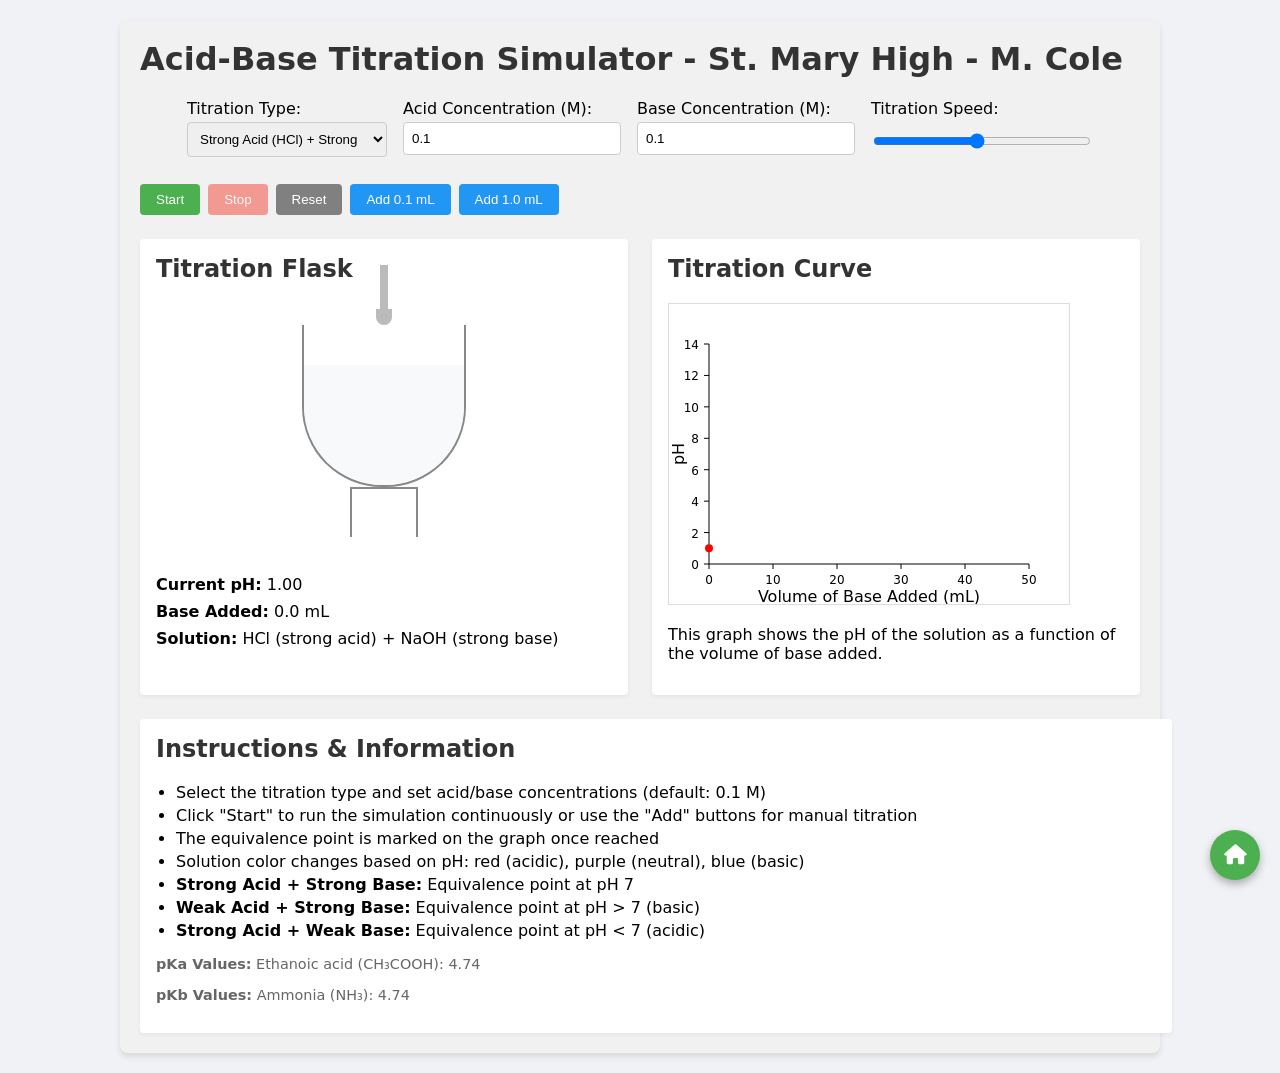
<file: index_old.html>
<!DOCTYPE html>
<html lang="en">
<head>
  <meta charset="UTF-8">
  <meta name="viewport" content="width=device-width, initial-scale=1.0">
  <title>Acid-Base Titration Simulator - Grade 12 - St. Mary High</title>
  <link rel="stylesheet" href="https://cdnjs.cloudflare.com/ajax/libs/font-awesome/6.0.0/css/all.min.css">
  <link rel="stylesheet" href="style.css">
</head>
<body>
  <div class="container">
    <h1>Acid-Base Titration Simulator - St. Mary High - M. Cole</h1>
    <div style="position: fixed; bottom: 20px; right: 20px; z-index: 1000;">
      <a href="https://www.learnwithcole.com" style="display: flex; align-items: center; justify-content: center; width: 50px; height: 50px; background-color: #4CAF50; color: white; border-radius: 50%; box-shadow: 0 4px 8px rgba(0,0,0,0.3); text-decoration: none; transition: transform 0.3s ease, box-shadow 0.3s ease;" title="Back to Dashboard">
        <i class="fas fa-home" style="font-size: 20px;"></i>
      </a>
    </div>
    
    <!-- Simulation controls -->
    <div class="controls">
      <div class="control-group">
        <label for="titration-type">Titration Type:</label>
        <select id="titration-type">
          <option value="strongAcidStrongBase">Strong Acid (HCl) + Strong Base (NaOH)</option>
          <option value="weakAcidStrongBase">Weak Acid (CH₃COOH) + Strong Base (NaOH)</option>
          <option value="strongAcidWeakBase">Strong Acid (HCl) + Weak Base (NH₃)</option>
        </select>
      </div>
      
      <div class="control-group">
        <label for="acid-concentration">Acid Concentration (M):</label>
        <input type="number" id="acid-concentration" min="0.01" max="1.0" step="0.01" value="0.1">
      </div>
      
      <div class="control-group">
        <label for="base-concentration">Base Concentration (M):</label>
        <input type="number" id="base-concentration" min="0.01" max="1.0" step="0.01" value="0.1">
      </div>
      
      <div class="control-group">
        <label for="titration-speed">Titration Speed:</label>
        <input type="range" id="titration-speed" min="1" max="20" value="10">
      </div>
    </div>
    
    <!-- Action buttons -->
    <div class="buttons">
      <button id="btn-start" class="btn-start">Start</button>
      <button id="btn-stop" class="btn-stop" disabled>Stop</button>
      <button id="btn-reset" class="btn-reset">Reset</button>
      <button id="btn-add-small" class="btn-add">Add 0.1 mL</button>
      <button id="btn-add-large" class="btn-add">Add 1.0 mL</button>
    </div>
    
    <!-- Main display area -->
    <div class="display-area">
      <!-- Left side: Flask visualization -->
      <div class="flask-container">
        <h2>Titration Flask</h2>
        
        <div class="flask-visualization">
          <div class="flask">
            <div class="flask-body">
              <div class="flask-solution" id="solution"></div>
            </div>
            <div class="flask-neck"></div>
            
            <div class="burette-tip">
              <div class="burette-stem"></div>
              <div class="burette-end"></div>
              <div class="drop" id="drop" style="display: none;"></div>
            </div>
          </div>
        </div>
        
        <div class="flask-info">
          <p><strong>Current pH:</strong> <span id="current-ph">0.00</span></p>
          <p><strong>Base Added:</strong> <span id="base-added">0.0</span> mL</p>
          <p><strong>Solution:</strong> <span id="solution-info">HCl (strong acid) + NaOH (strong base)</span></p>
          <p id="equivalence-point-info" class="equivalence-point" style="display: none;"></p>
        </div>
      </div>
      
      <!-- Right side: Titration curve -->
      <div class="graph-container">
        <h2>Titration Curve</h2>
        <svg id="titration-curve" width="400" height="300"></svg>
        <div class="graph-info">
          <p class="text-sm">
            This graph shows the pH of the solution as a function of the volume of base added.
            <span id="equivalence-line-info" style="display: none;"></span>
          </p>
        </div>
      </div>
    </div>
    
    <!-- Instructions -->
    <div class="instructions">
      <h2>Instructions & Information</h2>
      <ul>
        <li>Select the titration type and set acid/base concentrations (default: 0.1 M)</li>
        <li>Click "Start" to run the simulation continuously or use the "Add" buttons for manual titration</li>
        <li>The equivalence point is marked on the graph once reached</li>
        <li>Solution color changes based on pH: red (acidic), purple (neutral), blue (basic)</li>
        <li><strong>Strong Acid + Strong Base:</strong> Equivalence point at pH 7</li>
        <li><strong>Weak Acid + Strong Base:</strong> Equivalence point at pH > 7 (basic)</li>
        <li><strong>Strong Acid + Weak Base:</strong> Equivalence point at pH < 7 (acidic)</li>
      </ul>
      <div class="chem-info">
        <p><strong>pKa Values:</strong> Ethanoic acid (CH₃COOH): 4.74</p>
        <p><strong>pKb Values:</strong> Ammonia (NH₃): 4.74</p>
      </div>
    </div>
  </div>

  <script src="script.js"></script>
</body>
</html>
</file>
<file: style.css>
/* General styles */
    body {
      font-family: system-ui, -apple-system, BlinkMacSystemFont, 'Segoe UI', Roboto, Oxygen, Ubuntu, Cantarell, 'Open Sans', 'Helvetica Neue', sans-serif;
      margin: 0;
      padding: 20px;
      background-color: #f0f2f5;
      display: flex;
      justify-content: center;
    }
    
    .container {
      max-width: 1000px;
      width: 100%;
      background-color: #f1f1f1;
      border-radius: 8px;
      box-shadow: 0 4px 6px rgba(0, 0, 0, 0.1);
      padding: 20px;
    }
    
    h1, h2 {
      color: #333;
      margin-top: 0;
    }
    
    /* Controls section */
    .controls {
      display: flex;
      flex-wrap: wrap;
      gap: 16px;
      margin-bottom: 24px;
      justify-content: center;
    }
    
    .control-group {
      display: flex;
      flex-direction: column;
    }
    
    .control-group label {
      font-weight: 500;
      margin-bottom: 4px;
    }
    
    select, input {
      padding: 8px;
      border: 1px solid #ccc;
      border-radius: 4px;
      width: 200px;
    }
    
    input[type="range"] {
      width: 200px;
    }
    
    /* Buttons */
    .buttons {
      display: flex;
      gap: 8px;
      margin-bottom: 24px;
      flex-wrap: wrap;
    }
    
    button {
      padding: 8px 16px;
      border: none;
      border-radius: 4px;
      cursor: pointer;
      font-weight: 500;
      transition: background-color 0.2s;
    }
    
    button:disabled {
      opacity: 0.5;
      cursor: not-allowed;
    }
    
    .btn-start {
      background-color: #4CAF50;
      color: white;
    }
    
    .btn-start:hover:not(:disabled) {
      background-color: #45a049;
    }
    
    .btn-stop {
      background-color: #f44336;
      color: white;
    }
    
    .btn-stop:hover:not(:disabled) {
      background-color: #d32f2f;
    }
    
    .btn-reset {
      background-color: #808080;
      color: white;
    }
    
    .btn-reset:hover {
      background-color: #707070;
    }
    
    .btn-add {
      background-color: #2196F3;
      color: white;
    }
    
    .btn-add:hover:not(:disabled) {
      background-color: #0b7dda;
    }
    
    /* Main display area */
    .display-area {
      display: flex;
      flex-direction: column;
      gap: 24px;
    }
    
    @media (min-width: 768px) {
      .display-area {
        flex-direction: row;
      }
    }
    
    .flask-container, .graph-container {
      flex: 1;
      background-color: white;
      padding: 16px;
      border-radius: 4px;
      box-shadow: 0 2px 4px rgba(0, 0, 0, 0.05);
    }
    
    /* Flask visualization */
    .flask-visualization {
      position: relative;
      height: 256px;
      display: flex;
      align-items: center;
      justify-content: center;
    }
    
    .flask {
      position: relative;
    }
    
    .flask-body {
      width: 160px;
      height: 160px;
      border: 2px solid #888;
      border-top: 0;
      border-radius: 0 0 80px 80px;
      overflow: hidden;
      position: relative;
    }
    
    .flask-solution {
      position: absolute;
      bottom: 0;
      width: 100%;
      height: 75%;
      border-radius: 0 0 80px 80px;
      transition: background-color 0.5s;
    }
    
    .flask-neck {
      width: 64px;
      height: 48px;
      background-color: white;
      border: 2px solid #888;
      border-bottom: 0;
      margin: 0 auto;
    }
    
    .burette-tip {
      position: absolute;
      top: 0;
      left: 50%;
      transform: translateX(-50%) translateY(-100%);
    }
    
    .burette-stem {
      width: 8px;
      height: 48px;
      background-color: #bbb;
      margin: 0 auto;
    }
    
    .burette-end {
      width: 16px;
      height: 16px;
      background-color: #bbb;
      margin: -4px auto 0;
      border-radius: 0 0 8px 8px;
    }
    
    .drop {
      width: 8px;
      height: 8px;
      background-color: #4dabf7;
      border-radius: 50%;
      margin: 0 auto;
      animation: drop 1s infinite;
    }
    
    @keyframes drop {
      0% {
        transform: translateY(0);
        opacity: 1;
      }
      100% {
        transform: translateY(20px);
        opacity: 0;
      }
    }
    
    .flask-info {
      margin-top: 16px;
    }
    
    .flask-info p {
      margin: 8px 0;
    }
    
    .equivalence-point {
      color: #2e7d32;
      font-weight: bold;
      margin-top: 8px;
    }
    
    /* Graph */
    .graph-container svg {
      border: 1px solid #ddd;
    }
    
    /* Instructions */
    .instructions {
      width: 100%;
      margin-top: 24px;
      background-color: white;
      padding: 16px;
      border-radius: 4px;
      box-shadow: 0 2px 4px rgba(0, 0, 0, 0.05);
    }
    
    .instructions ul {
      padding-left: 20px;
    }
    
    .instructions li {
      margin-bottom: 4px;
    }
    
    .chem-info {
      margin-top: 16px;
      font-size: 0.9em;
      color: #666;
    }
</file>
